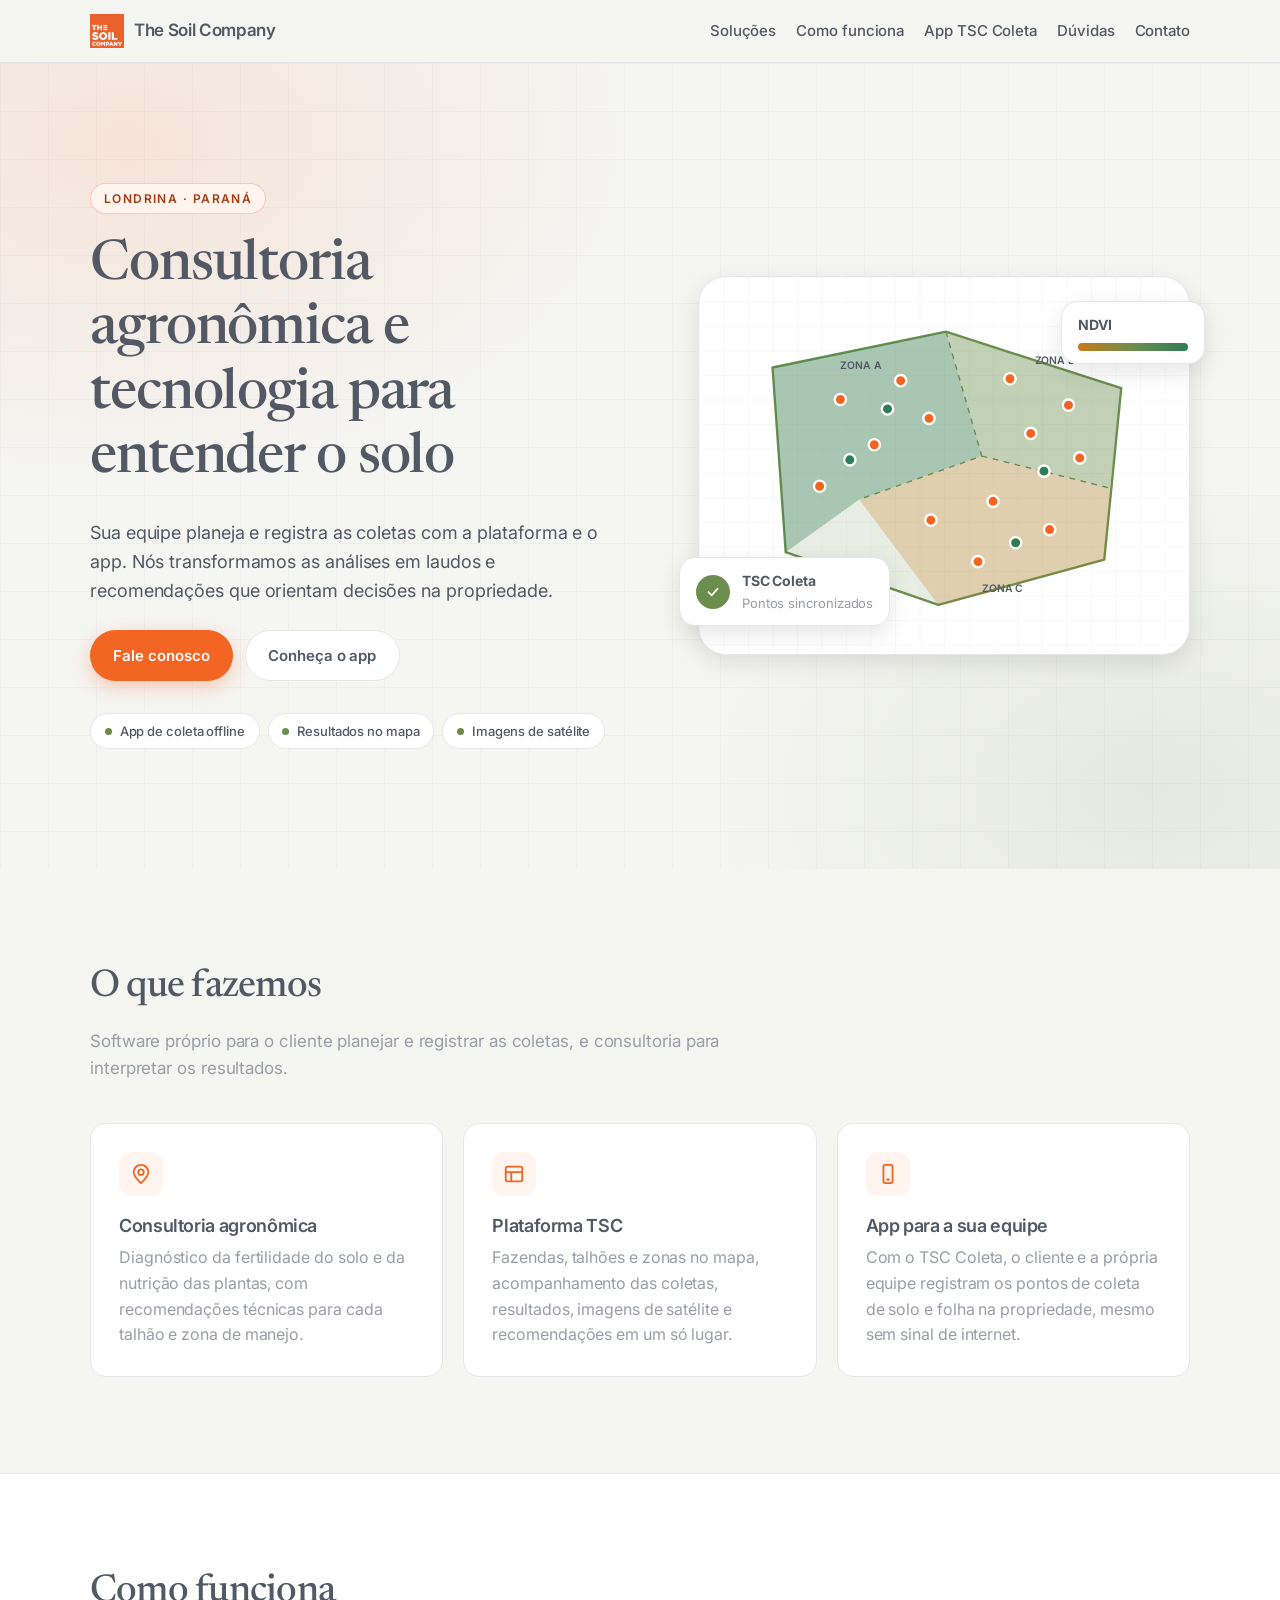
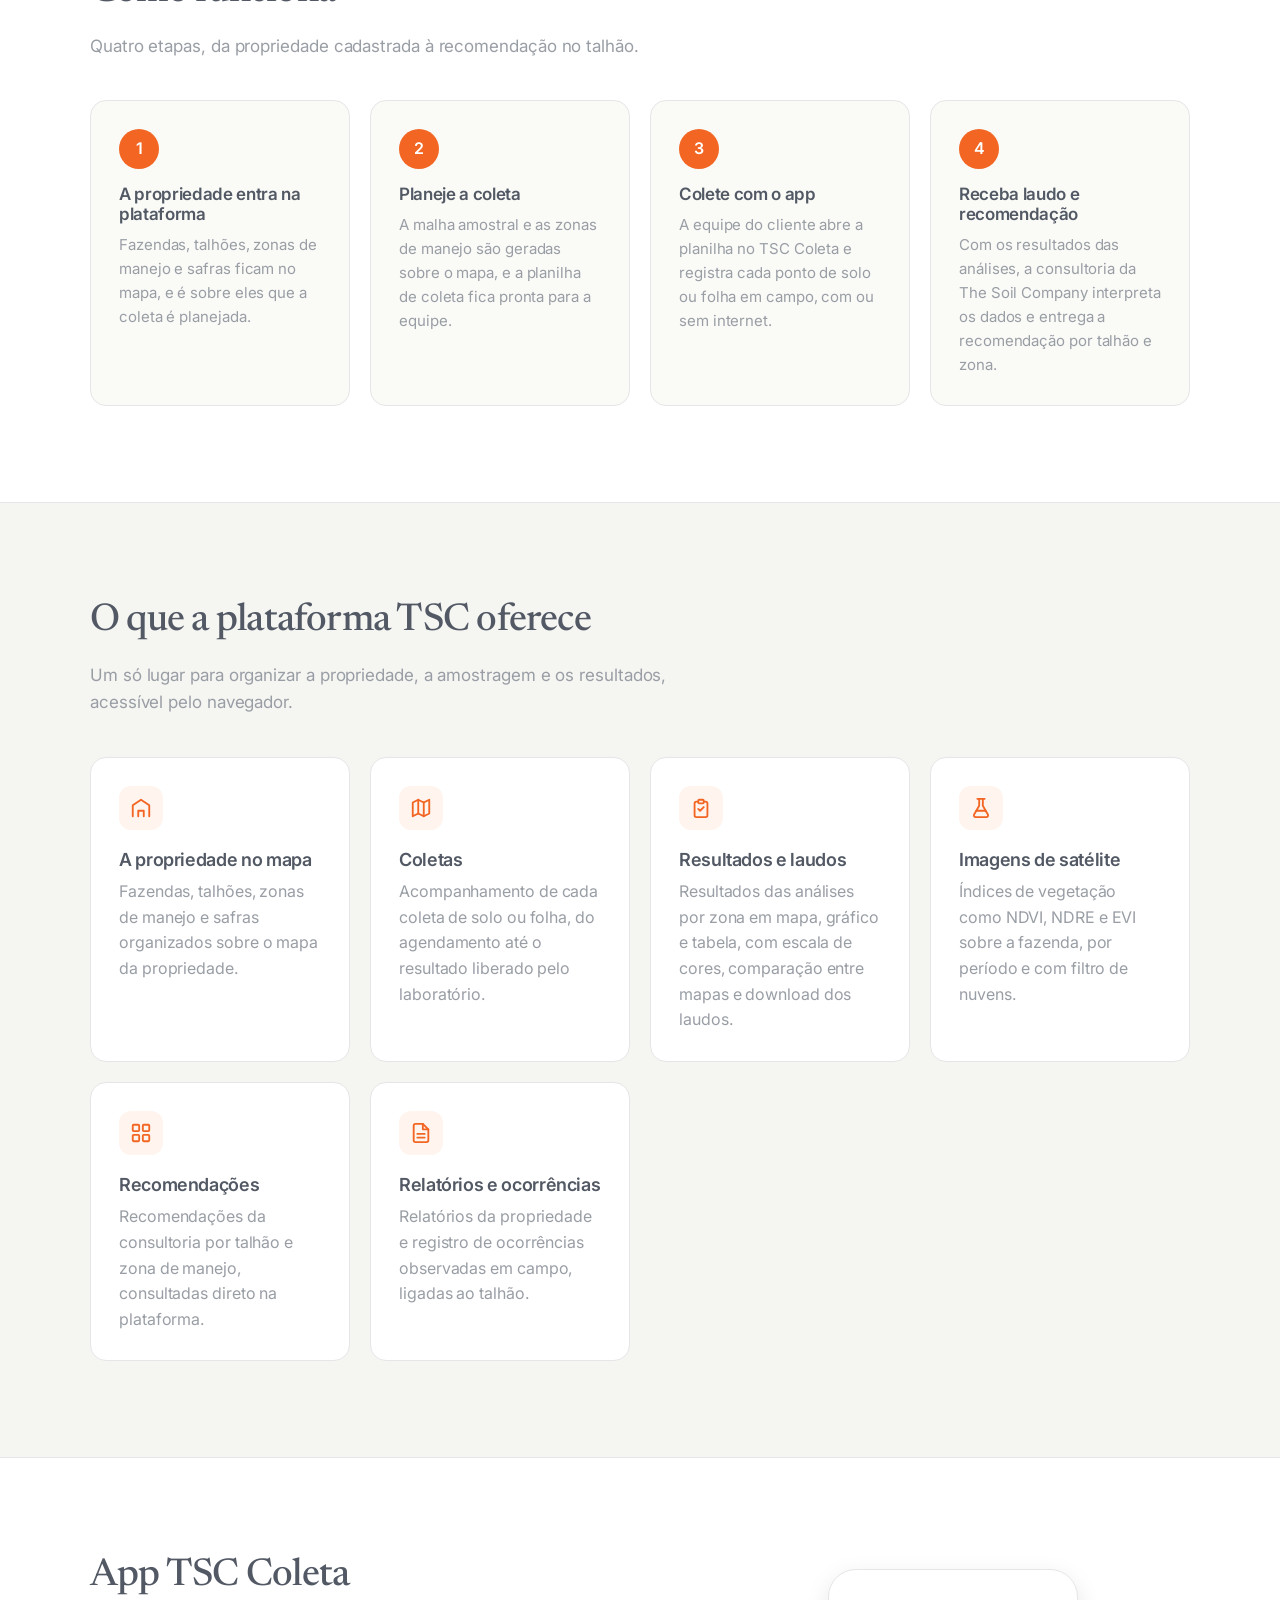
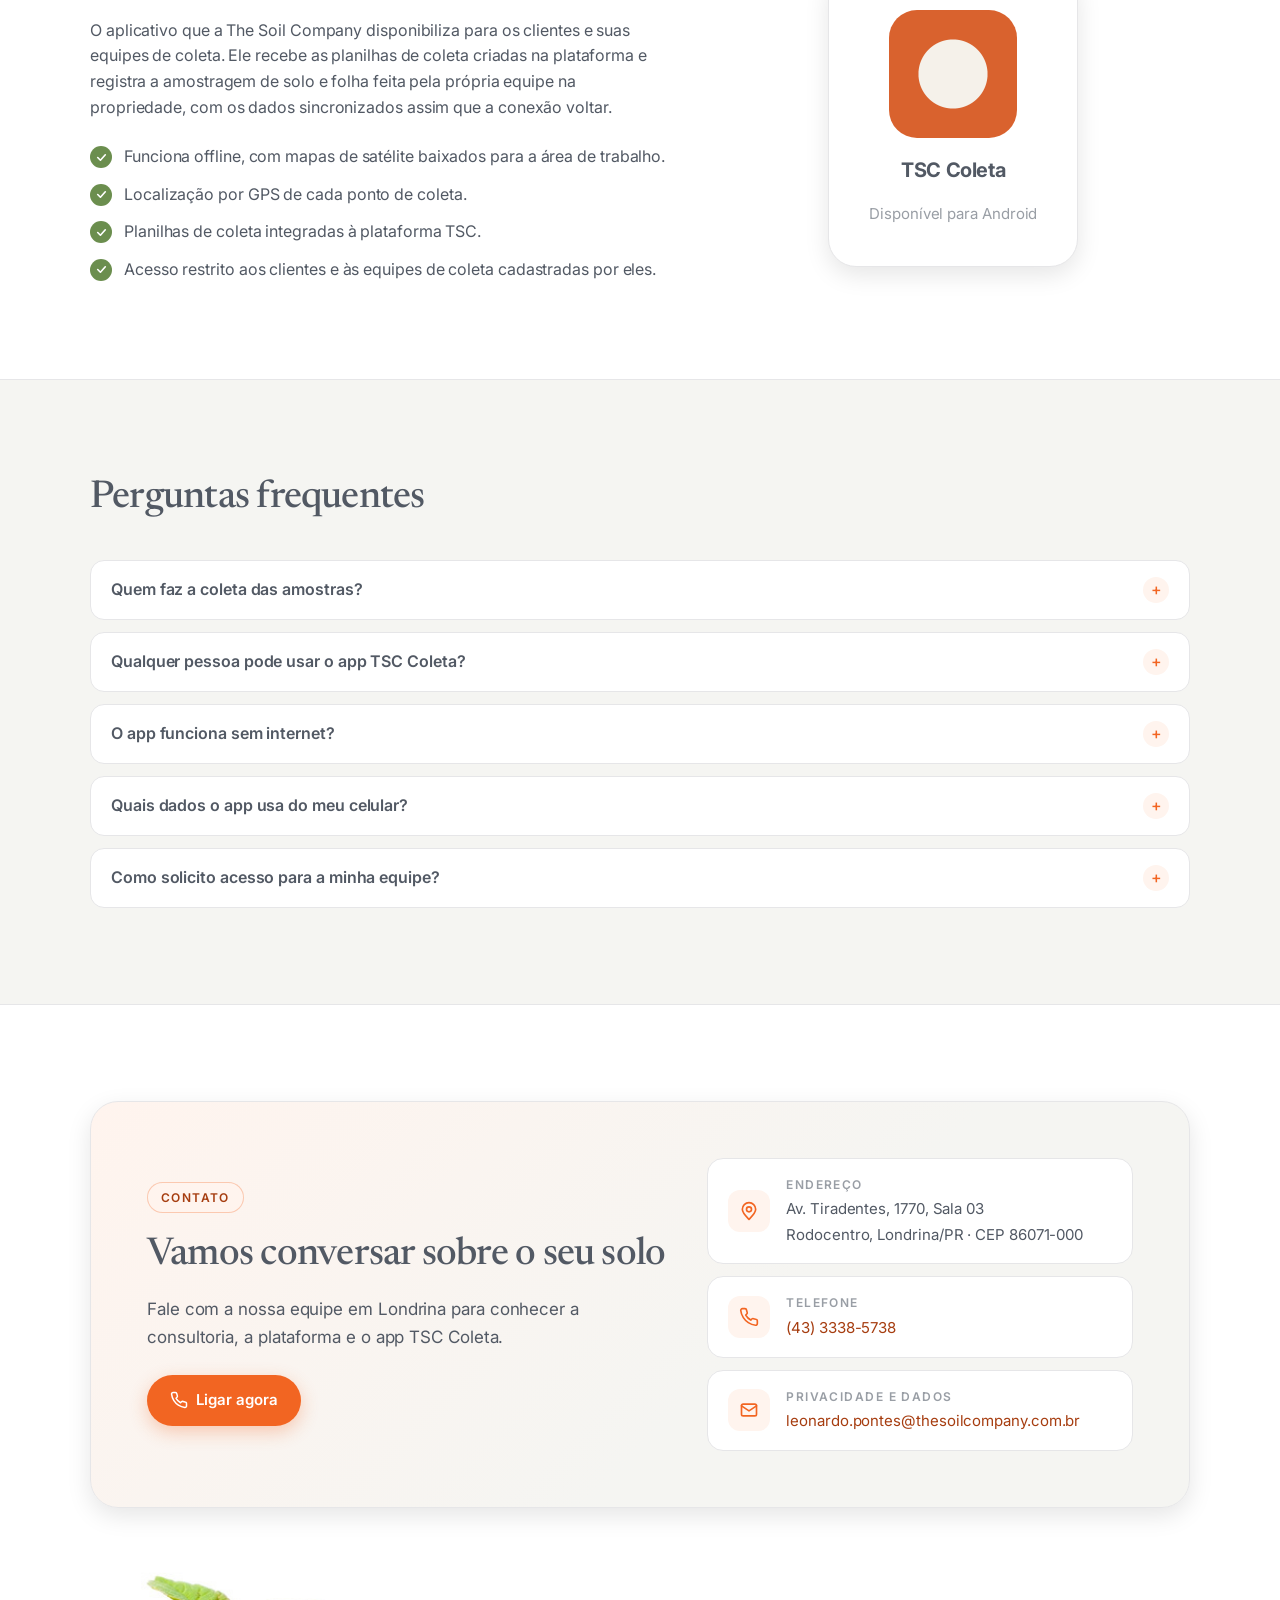
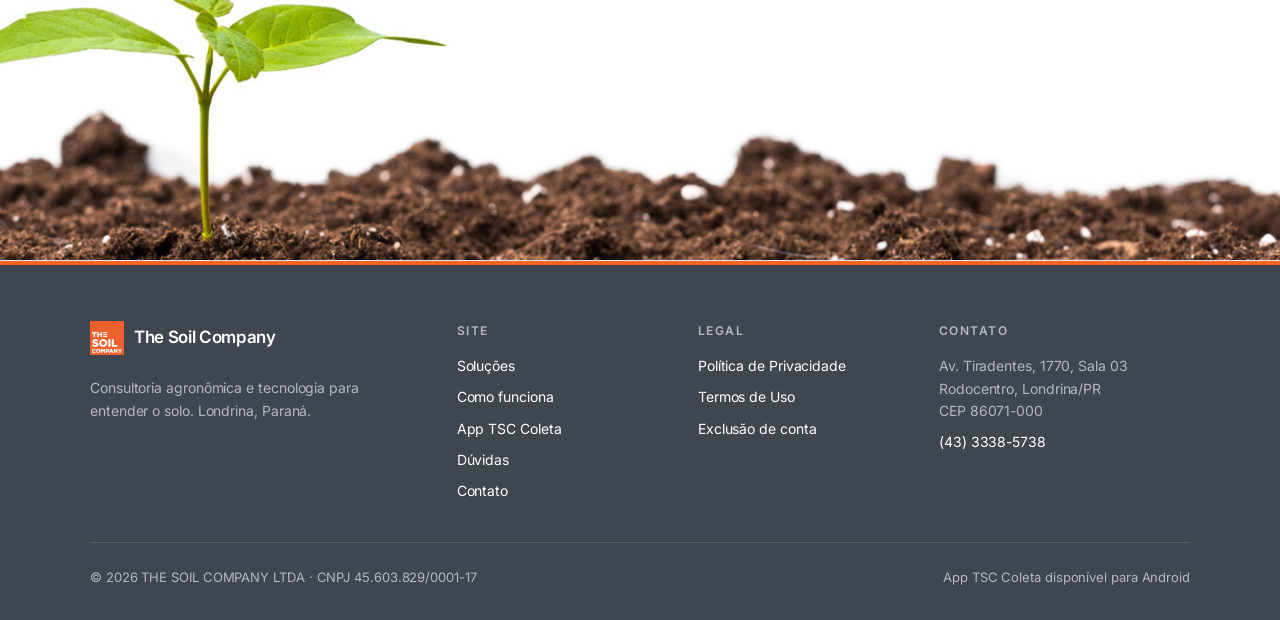
<file: index.html>
<!doctype html>
<html lang="pt-BR">
  <head>
    <meta charset="UTF-8" />
    <meta name="viewport" content="width=device-width, initial-scale=1.0" />
    <title>The Soil Company — Consultoria agronômica e tecnologia para o solo</title>
    <meta
      name="description"
      content="A The Soil Company une consultoria agronômica e software próprio para que produtores e suas equipes planejem e registrem coletas de solo e folha e recebam laudos e recomendações."
    />
    <link rel="icon" type="image/png" href="assets/logo.png" />
    <link rel="preconnect" href="https://fonts.googleapis.com" />
    <link rel="preconnect" href="https://fonts.gstatic.com" crossorigin />
    <link
      href="https://fonts.googleapis.com/css2?family=Inter:wght@400;500;600&family=Newsreader:wght@500&display=swap"
      rel="stylesheet"
    />
    <link rel="stylesheet" href="styles.css" />
  </head>
  <body>
    <header class="site-header">
      <div class="container">
        <a class="brand" href="index.html">
          <img src="assets/logo.png" alt="" />
          The Soil Company
        </a>
        <nav class="site-nav" aria-label="Principal">
          <a href="#solucoes">Soluções</a>
          <a href="#como-funciona">Como funciona</a>
          <a href="#app">App TSC Coleta</a>
          <a href="#faq">Dúvidas</a>
          <a href="#contato">Contato</a>
        </nav>
      </div>
    </header>

    <main>
      <section class="hero">
        <div class="container hero-grid">
          <div class="hero-copy">
            <span class="eyebrow">Londrina · Paraná</span>
            <h1>Consultoria agronômica e tecnologia para entender o solo</h1>
            <p>
              Sua equipe planeja e registra as coletas com a plataforma e o
              app. Nós transformamos as análises em laudos e recomendações que
              orientam decisões na propriedade.
            </p>
            <div class="actions actions-start">
              <a class="button button-primary" href="#contato">Fale conosco</a>
              <a class="button button-secondary" href="#app">Conheça o app</a>
            </div>
            <ul class="hero-chips" aria-label="Destaques">
              <li>App de coleta offline</li>
              <li>Resultados no mapa</li>
              <li>Imagens de satélite</li>
            </ul>
          </div>
          <div class="hero-visual" aria-hidden="true">
            <div class="hero-map">
              <svg viewBox="0 0 520 400" xmlns="http://www.w3.org/2000/svg">
                <defs>
                  <pattern id="hero-grid" width="26" height="26" patternUnits="userSpaceOnUse">
                    <path d="M26 0H0v26" fill="none" stroke="currentColor" stroke-width="1" opacity="0.08" />
                  </pattern>
                  <linearGradient id="ndvi" x1="0" x2="1">
                    <stop offset="0" stop-color="#c77a1a" />
                    <stop offset="0.5" stop-color="#6b8e4e" />
                    <stop offset="1" stop-color="#2f7d55" />
                  </linearGradient>
                </defs>
                <rect width="520" height="400" fill="url(#hero-grid)" />
                <path d="M78 96 L262 58 L448 118 L430 300 L254 348 L92 292 Z" fill="#6b8e4e" fill-opacity="0.16" stroke="#6b8e4e" stroke-width="2.5" stroke-linejoin="round" />
                <path d="M78 96 L262 58 L300 190 L170 236 L92 292 Z" fill="#2f7d55" fill-opacity="0.34" />
                <path d="M262 58 L448 118 L436 224 L300 190 Z" fill="#6b8e4e" fill-opacity="0.3" />
                <path d="M300 190 L436 224 L430 300 L254 348 L170 236 Z" fill="#c77a1a" fill-opacity="0.26" />
                <path d="M262 58 L300 190 L170 236 M300 190 L436 224" fill="none" stroke="#6b8e4e" stroke-width="1.5" stroke-dasharray="6 6" />
                <g fill="#f26522" stroke="#ffffff" stroke-width="2.5">
                  <circle cx="150" cy="130" r="6" /><circle cx="214" cy="110" r="6" /><circle cx="186" cy="178" r="6" /><circle cx="128" cy="222" r="6" /><circle cx="244" cy="150" r="6" />
                  <circle cx="330" cy="108" r="6" /><circle cx="392" cy="136" r="6" /><circle cx="352" cy="166" r="6" /><circle cx="404" cy="192" r="6" />
                  <circle cx="246" cy="258" r="6" /><circle cx="312" cy="238" r="6" /><circle cx="372" cy="268" r="6" /><circle cx="296" cy="302" r="6" />
                </g>
                <g fill="#2f7d55" stroke="#ffffff" stroke-width="2.5">
                  <circle cx="200" cy="140" r="6" /><circle cx="160" cy="194" r="6" /><circle cx="366" cy="206" r="6" /><circle cx="336" cy="282" r="6" />
                </g>
                <g font-family="Inter, sans-serif" font-size="11" font-weight="600" fill="#525964">
                  <text x="150" y="98">ZONA A</text>
                  <text x="356" y="92">ZONA B</text>
                  <text x="300" y="334">ZONA C</text>
                </g>
              </svg>
              <div class="hero-float hero-float-sync">
                <span class="hero-float-icon">
                  <svg viewBox="0 0 24 24" fill="none" stroke="currentColor" stroke-width="2.5" stroke-linecap="round" stroke-linejoin="round"><path d="M5 12l5 5L19 7" /></svg>
                </span>
                <div>
                  <strong>TSC Coleta</strong>
                  <span>Pontos sincronizados</span>
                </div>
              </div>
              <div class="hero-float hero-float-ndvi">
                <strong>NDVI</strong>
                <span class="hero-ndvi-bar"></span>
              </div>
            </div>
          </div>
        </div>
      </section>

      <section class="section" id="solucoes">
        <div class="container">
          <div class="section-head">
            <h2>O que fazemos</h2>
            <p>
              Software próprio para o cliente planejar e registrar as coletas,
              e consultoria para interpretar os resultados.
            </p>
          </div>
          <div class="grid">
            <article class="card">
              <span class="card-icon" aria-hidden="true">
                <svg viewBox="0 0 24 24" fill="none" stroke="currentColor" stroke-width="2" stroke-linecap="round" stroke-linejoin="round">
                  <path d="M12 22c4-4 8-7.6 8-12a8 8 0 1 0-16 0c0 4.4 4 8 8 12z" />
                  <circle cx="12" cy="10" r="3" />
                </svg>
              </span>
              <h3>Consultoria agronômica</h3>
              <p>
                Diagnóstico da fertilidade do solo e da nutrição das plantas,
                com recomendações técnicas para cada talhão e zona de manejo.
              </p>
            </article>
            <article class="card">
              <span class="card-icon" aria-hidden="true">
                <svg viewBox="0 0 24 24" fill="none" stroke="currentColor" stroke-width="2" stroke-linecap="round" stroke-linejoin="round">
                  <rect x="3" y="4" width="18" height="16" rx="2" />
                  <path d="M3 10h18M9 20V10" />
                </svg>
              </span>
              <h3>Plataforma TSC</h3>
              <p>
                Fazendas, talhões e zonas no mapa, acompanhamento das coletas,
                resultados, imagens de satélite e recomendações em um só
                lugar.
              </p>
            </article>
            <article class="card">
              <span class="card-icon" aria-hidden="true">
                <svg viewBox="0 0 24 24" fill="none" stroke="currentColor" stroke-width="2" stroke-linecap="round" stroke-linejoin="round">
                  <rect x="7" y="2" width="10" height="20" rx="2" />
                  <path d="M11 18h2" />
                </svg>
              </span>
              <h3>App para a sua equipe</h3>
              <p>
                Com o TSC Coleta, o cliente e a própria equipe registram os
                pontos de coleta de solo e folha na propriedade, mesmo sem
                sinal de internet.
              </p>
            </article>
          </div>
        </div>
      </section>

      <section class="section section-alt" id="como-funciona">
        <div class="container">
          <div class="section-head">
            <h2>Como funciona</h2>
            <p>
              Quatro etapas, da propriedade cadastrada à recomendação no
              talhão.
            </p>
          </div>
          <ol class="steps">
            <li>
              <span class="step-number">1</span>
              <h3>A propriedade entra na plataforma</h3>
              <p>
                Fazendas, talhões, zonas de manejo e safras ficam no mapa, e é
                sobre eles que a coleta é planejada.
              </p>
            </li>
            <li>
              <span class="step-number">2</span>
              <h3>Planeje a coleta</h3>
              <p>
                A malha amostral e as zonas de manejo são geradas sobre o
                mapa, e a planilha de coleta fica pronta para a equipe.
              </p>
            </li>
            <li>
              <span class="step-number">3</span>
              <h3>Colete com o app</h3>
              <p>
                A equipe do cliente abre a planilha no TSC Coleta e registra
                cada ponto de solo ou folha em campo, com ou sem internet.
              </p>
            </li>
            <li>
              <span class="step-number">4</span>
              <h3>Receba laudo e recomendação</h3>
              <p>
                Com os resultados das análises, a consultoria da The Soil
                Company interpreta os dados e entrega a recomendação por
                talhão e zona.
              </p>
            </li>
          </ol>
        </div>
      </section>

      <section class="section" id="plataforma">
        <div class="container">
          <div class="section-head">
            <h2>O que a plataforma TSC oferece</h2>
            <p>
              Um só lugar para organizar a propriedade, a amostragem e os
              resultados, acessível pelo navegador.
            </p>
          </div>
          <div class="grid">
            <article class="card">
              <span class="card-icon" aria-hidden="true">
                <svg viewBox="0 0 24 24" fill="none" stroke="currentColor" stroke-width="2" stroke-linecap="round" stroke-linejoin="round"><path d="M3 21V9l9-6 9 6v12" /><path d="M9 21v-6h6v6" /></svg>
              </span>
              <h3>A propriedade no mapa</h3>
              <p>
                Fazendas, talhões, zonas de manejo e safras organizados sobre
                o mapa da propriedade.
              </p>
            </article>
            <article class="card">
              <span class="card-icon" aria-hidden="true">
                <svg viewBox="0 0 24 24" fill="none" stroke="currentColor" stroke-width="2" stroke-linecap="round" stroke-linejoin="round"><path d="M3 6l6-3 6 3 6-3v15l-6 3-6-3-6 3z" /><path d="M9 3v15M15 6v15" /></svg>
              </span>
              <h3>Coletas</h3>
              <p>
                Acompanhamento de cada coleta de solo ou folha, do agendamento
                até o resultado liberado pelo laboratório.
              </p>
            </article>
            <article class="card">
              <span class="card-icon" aria-hidden="true">
                <svg viewBox="0 0 24 24" fill="none" stroke="currentColor" stroke-width="2" stroke-linecap="round" stroke-linejoin="round"><path d="M9 5H7a2 2 0 0 0-2 2v13a2 2 0 0 0 2 2h10a2 2 0 0 0 2-2V7a2 2 0 0 0-2-2h-2" /><rect x="9" y="3" width="6" height="4" rx="1" /><path d="M9 13l2 2 4-4" /></svg>
              </span>
              <h3>Resultados e laudos</h3>
              <p>
                Resultados das análises por zona em mapa, gráfico e tabela,
                com escala de cores, comparação entre mapas e download dos
                laudos.
              </p>
            </article>
            <article class="card">
              <span class="card-icon" aria-hidden="true">
                <svg viewBox="0 0 24 24" fill="none" stroke="currentColor" stroke-width="2" stroke-linecap="round" stroke-linejoin="round"><path d="M10 2v7.5L4.5 19a2 2 0 0 0 1.7 3h11.6a2 2 0 0 0 1.7-3L14 9.5V2" /><path d="M8 2h8M7 15h10" /></svg>
              </span>
              <h3>Imagens de satélite</h3>
              <p>
                Índices de vegetação como NDVI, NDRE e EVI sobre a fazenda,
                por período e com filtro de nuvens.
              </p>
            </article>
            <article class="card">
              <span class="card-icon" aria-hidden="true">
                <svg viewBox="0 0 24 24" fill="none" stroke="currentColor" stroke-width="2" stroke-linecap="round" stroke-linejoin="round"><rect x="3" y="3" width="7" height="7" rx="1" /><rect x="14" y="3" width="7" height="7" rx="1" /><rect x="3" y="14" width="7" height="7" rx="1" /><rect x="14" y="14" width="7" height="7" rx="1" /></svg>
              </span>
              <h3>Recomendações</h3>
              <p>
                Recomendações da consultoria por talhão e zona de manejo,
                consultadas direto na plataforma.
              </p>
            </article>
            <article class="card">
              <span class="card-icon" aria-hidden="true">
                <svg viewBox="0 0 24 24" fill="none" stroke="currentColor" stroke-width="2" stroke-linecap="round" stroke-linejoin="round"><path d="M14 2H6a2 2 0 0 0-2 2v16a2 2 0 0 0 2 2h12a2 2 0 0 0 2-2V8z" /><path d="M14 2v6h6M8 13h8M8 17h8" /></svg>
              </span>
              <h3>Relatórios e ocorrências</h3>
              <p>
                Relatórios da propriedade e registro de ocorrências observadas
                em campo, ligadas ao talhão.
              </p>
            </article>
          </div>
        </div>
      </section>

      <section class="section section-alt" id="app">
        <div class="container split">
          <div>
            <h2>App TSC Coleta</h2>
            <p>
              O aplicativo que a The Soil Company disponibiliza para os clientes
              e suas equipes de coleta. Ele recebe as planilhas de coleta
              criadas na plataforma e registra a amostragem de solo e folha
              feita pela própria equipe na propriedade, com os dados
              sincronizados assim que a conexão voltar.
            </p>
            <ul class="checklist">
              <li>
                <span class="check" aria-hidden="true">
                  <svg viewBox="0 0 24 24" fill="none" stroke="currentColor" stroke-width="3" stroke-linecap="round" stroke-linejoin="round"><path d="M5 12l5 5L19 7" /></svg>
                </span>
                <span>Funciona offline, com mapas de satélite baixados para a área de trabalho.</span>
              </li>
              <li>
                <span class="check" aria-hidden="true">
                  <svg viewBox="0 0 24 24" fill="none" stroke="currentColor" stroke-width="3" stroke-linecap="round" stroke-linejoin="round"><path d="M5 12l5 5L19 7" /></svg>
                </span>
                <span>Localização por GPS de cada ponto de coleta.</span>
              </li>
              <li>
                <span class="check" aria-hidden="true">
                  <svg viewBox="0 0 24 24" fill="none" stroke="currentColor" stroke-width="3" stroke-linecap="round" stroke-linejoin="round"><path d="M5 12l5 5L19 7" /></svg>
                </span>
                <span>Planilhas de coleta integradas à plataforma TSC.</span>
              </li>
              <li>
                <span class="check" aria-hidden="true">
                  <svg viewBox="0 0 24 24" fill="none" stroke="currentColor" stroke-width="3" stroke-linecap="round" stroke-linejoin="round"><path d="M5 12l5 5L19 7" /></svg>
                </span>
                <span>Acesso restrito aos clientes e às equipes de coleta cadastradas por eles.</span>
              </li>
            </ul>
          </div>
          <div class="app-visual">
            <div class="app-badge">
              <img src="assets/app-icon.png" alt="Ícone do app TSC Coleta" />
              <strong>TSC Coleta</strong>
              <span>Disponível para Android</span>
            </div>
          </div>
        </div>
      </section>

      <section class="section" id="faq">
        <div class="container">
          <div class="section-head">
            <h2>Perguntas frequentes</h2>
          </div>
          <div class="faq">
            <details>
              <summary>Quem faz a coleta das amostras?</summary>
              <p>
                O próprio cliente e a sua equipe de campo, usando o app TSC
                Coleta. A The Soil Company fornece o app, a plataforma e a
                consultoria para interpretar os resultados; não realiza a
                coleta na propriedade.
              </p>
            </details>
            <details>
              <summary>Qualquer pessoa pode usar o app TSC Coleta?</summary>
              <p>
                O app pode ser instalado livremente, mas o acesso depende de
                credenciais fornecidas pela The Soil Company aos clientes e
                às equipes cadastradas por eles. Não há cadastro aberto.
              </p>
            </details>
            <details>
              <summary>O app funciona sem internet?</summary>
              <p>
                Sim. As planilhas de coleta e os mapas de satélite da área
                ficam salvos no aparelho, e os pontos registrados são
                sincronizados com a plataforma quando a conexão voltar.
              </p>
            </details>
            <details>
              <summary>Quais dados o app usa do meu celular?</summary>
              <p>
                Localização, para marcar as coordenadas de cada ponto de
                coleta; câmera e galeria, quando a coleta pede foto; e
                armazenamento local, para trabalhar offline. Os detalhes
                estão nos <a href="termos.html">Termos de Uso</a> e na
                <a href="privacidade.html">Política de Privacidade</a>.
              </p>
            </details>
            <details>
              <summary>Como solicito acesso para a minha equipe?</summary>
              <p>
                Entre em contato pelos canais abaixo. Após a contratação, os
                usuários da equipe são cadastrados na plataforma e recebem as
                credenciais para o app.
              </p>
            </details>
          </div>
        </div>
      </section>

      <section class="section section-alt contact-section" id="contato">
        <div class="container">
          <div class="contact-panel">
            <div class="contact-intro">
              <span class="eyebrow">Contato</span>
              <h2>Vamos conversar sobre o seu solo</h2>
              <p>
                Fale com a nossa equipe em Londrina para conhecer a
                consultoria, a plataforma e o app TSC Coleta.
              </p>
              <div class="actions actions-start">
                <a class="button button-primary" href="tel:+554333385738">
                  <svg viewBox="0 0 24 24" fill="none" stroke="currentColor" stroke-width="2" stroke-linecap="round" stroke-linejoin="round" aria-hidden="true"><path d="M22 16.9v3a2 2 0 0 1-2.2 2 19.8 19.8 0 0 1-8.6-3.1 19.5 19.5 0 0 1-6-6A19.8 19.8 0 0 1 2.1 4.2 2 2 0 0 1 4.1 2h3a2 2 0 0 1 2 1.7c.1.9.4 1.8.7 2.6a2 2 0 0 1-.5 2.1L8.1 9.7a16 16 0 0 0 6 6l1.3-1.3a2 2 0 0 1 2.1-.4c.8.3 1.7.5 2.6.7A2 2 0 0 1 22 16.9z" /></svg>
                  Ligar agora
                </a>
              </div>
            </div>
            <ul class="contact-list">
              <li>
                <span class="contact-icon" aria-hidden="true">
                  <svg viewBox="0 0 24 24" fill="none" stroke="currentColor" stroke-width="2" stroke-linecap="round" stroke-linejoin="round"><path d="M12 22c4-4 8-7.6 8-12a8 8 0 1 0-16 0c0 4.4 4 8 8 12z" /><circle cx="12" cy="10" r="3" /></svg>
                </span>
                <div>
                  <strong>Endereço</strong>
                  <span>Av. Tiradentes, 1770, Sala 03<br />Rodocentro, Londrina/PR · CEP 86071-000</span>
                </div>
              </li>
              <li>
                <span class="contact-icon" aria-hidden="true">
                  <svg viewBox="0 0 24 24" fill="none" stroke="currentColor" stroke-width="2" stroke-linecap="round" stroke-linejoin="round"><path d="M22 16.9v3a2 2 0 0 1-2.2 2 19.8 19.8 0 0 1-8.6-3.1 19.5 19.5 0 0 1-6-6A19.8 19.8 0 0 1 2.1 4.2 2 2 0 0 1 4.1 2h3a2 2 0 0 1 2 1.7c.1.9.4 1.8.7 2.6a2 2 0 0 1-.5 2.1L8.1 9.7a16 16 0 0 0 6 6l1.3-1.3a2 2 0 0 1 2.1-.4c.8.3 1.7.5 2.6.7A2 2 0 0 1 22 16.9z" /></svg>
                </span>
                <div>
                  <strong>Telefone</strong>
                  <span><a href="tel:+554333385738">(43) 3338-5738</a></span>
                </div>
              </li>
              <li>
                <span class="contact-icon" aria-hidden="true">
                  <svg viewBox="0 0 24 24" fill="none" stroke="currentColor" stroke-width="2" stroke-linecap="round" stroke-linejoin="round"><rect x="3" y="5" width="18" height="14" rx="2" /><path d="m3 7 9 6 9-6" /></svg>
                </span>
                <div>
                  <strong>Privacidade e dados</strong>
                  <span><a href="mailto:leonardo.pontes@thesoilcompany.com.br">leonardo.pontes@thesoilcompany.com.br</a></span>
                </div>
              </li>
            </ul>
          </div>
        </div>
      </section>
    </main>

    <footer class="site-footer">
      <div class="container footer-grid">
        <div class="footer-brand">
          <a class="brand" href="index.html">
            <img src="assets/logo.png" alt="" />
            The Soil Company
          </a>
          <p>
            Consultoria agronômica e tecnologia para entender o solo.
            Londrina, Paraná.
          </p>
        </div>
        <nav class="footer-col" aria-label="Site">
          <h4>Site</h4>
          <a href="index.html#solucoes">Soluções</a>
          <a href="index.html#como-funciona">Como funciona</a>
          <a href="index.html#app">App TSC Coleta</a>
          <a href="index.html#faq">Dúvidas</a>
          <a href="index.html#contato">Contato</a>
        </nav>
        <nav class="footer-col" aria-label="Legal">
          <h4>Legal</h4>
          <a href="privacidade.html">Política de Privacidade</a>
          <a href="termos.html">Termos de Uso</a>
          <a href="exclusao-de-conta.html">Exclusão de conta</a>
        </nav>
        <div class="footer-col">
          <h4>Contato</h4>
          <p>Av. Tiradentes, 1770, Sala 03<br />Rodocentro, Londrina/PR<br />CEP 86071-000</p>
          <a href="tel:+554333385738">(43) 3338-5738</a>
        </div>
      </div>
      <div class="container footer-bottom">
        <span>© 2026 THE SOIL COMPANY LTDA · CNPJ 45.603.829/0001-17</span>
        <span>App TSC Coleta disponível para Android</span>
      </div>
    </footer>
  </body>
</html>
</file>
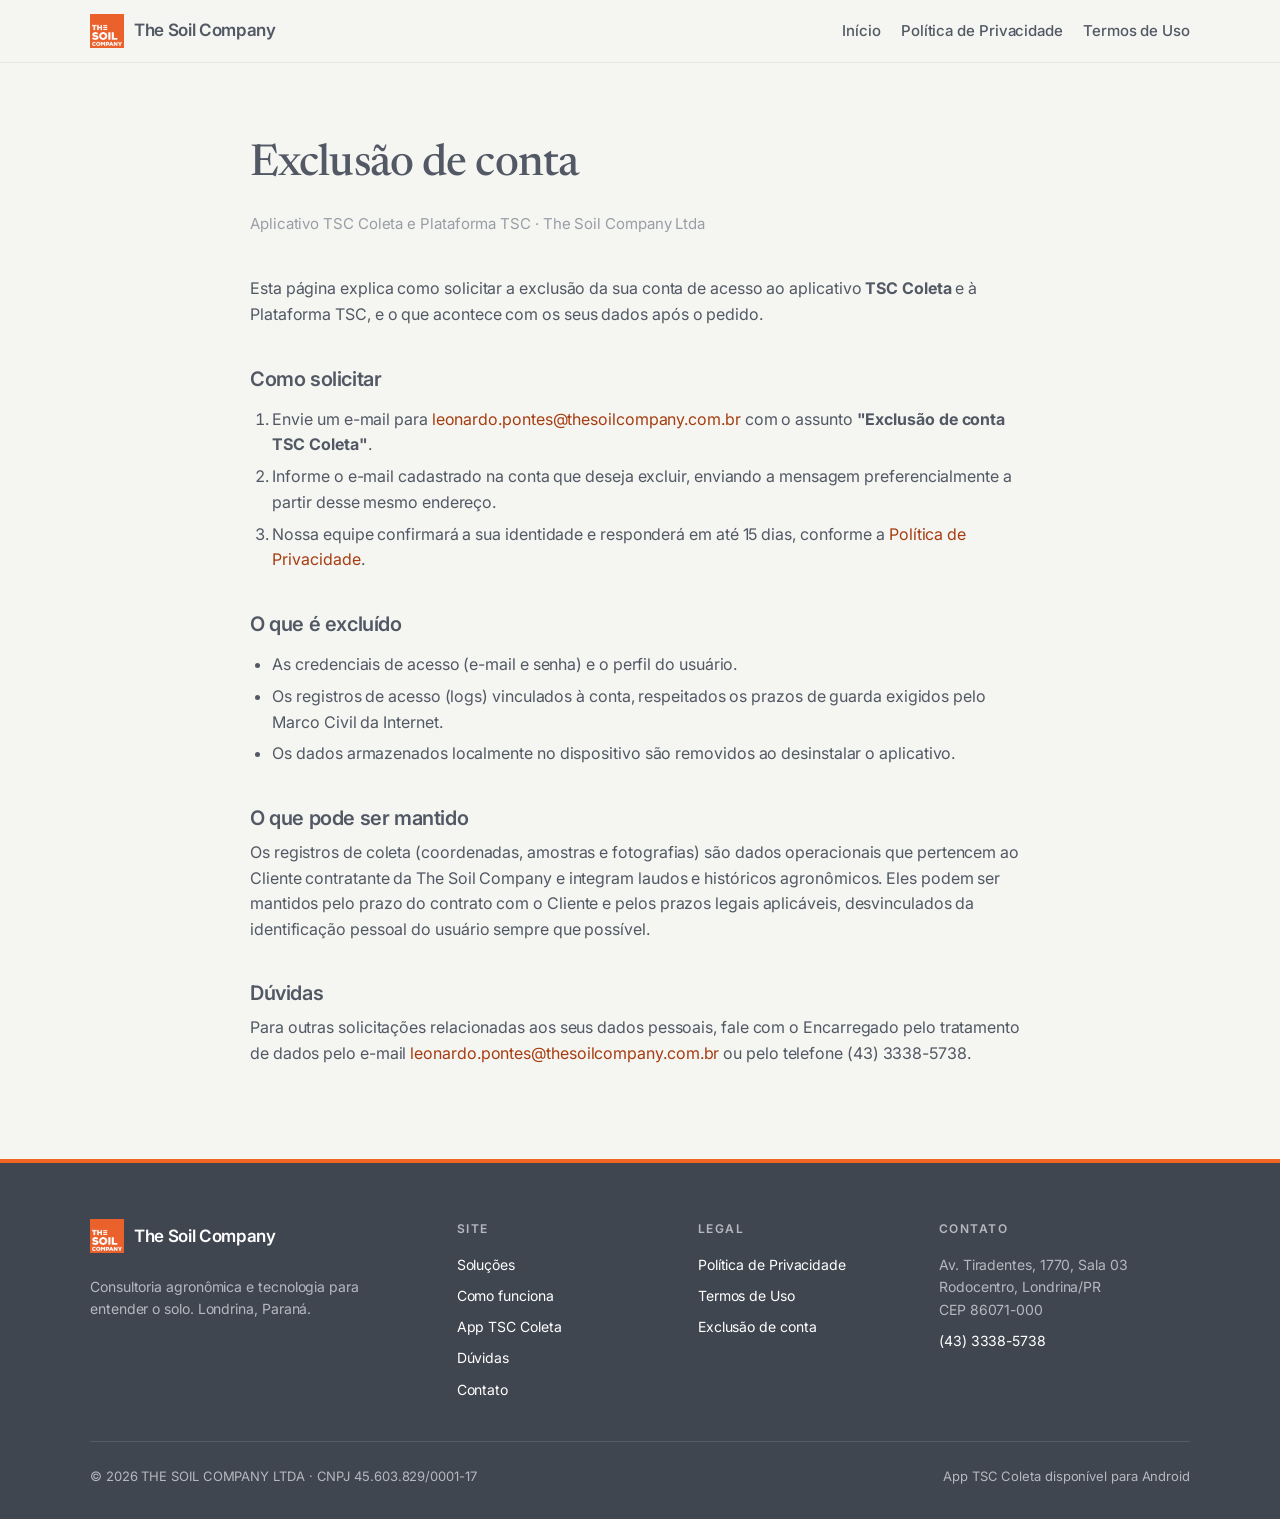
<file: exclusao-de-conta.html>
<!doctype html>
<html lang="pt-BR">
  <head>
    <meta charset="UTF-8" />
    <meta name="viewport" content="width=device-width, initial-scale=1.0" />
    <title>Exclusão de conta — TSC Coleta · The Soil Company</title>
    <meta
      name="description"
      content="Como solicitar a exclusão da sua conta e dos seus dados no aplicativo TSC Coleta e na plataforma TSC."
    />
    <link rel="icon" type="image/png" href="assets/logo.png" />
    <link rel="preconnect" href="https://fonts.googleapis.com" />
    <link rel="preconnect" href="https://fonts.gstatic.com" crossorigin />
    <link
      href="https://fonts.googleapis.com/css2?family=Inter:wght@400;500;600&family=Newsreader:wght@500&display=swap"
      rel="stylesheet"
    />
    <link rel="stylesheet" href="styles.css" />
  </head>
  <body>
    <header class="site-header">
      <div class="container">
        <a class="brand" href="index.html">
          <img src="assets/logo.png" alt="" />
          The Soil Company
        </a>
        <nav class="site-nav" aria-label="Principal">
          <a href="index.html">Início</a>
          <a href="privacidade.html">Política de Privacidade</a>
          <a href="termos.html">Termos de Uso</a>
        </nav>
      </div>
    </header>

    <main class="legal">
      <div class="container">
        <h1>Exclusão de conta</h1>
        <p class="legal-meta">Aplicativo TSC Coleta e Plataforma TSC · The Soil Company Ltda</p>

        <p>
          Esta página explica como solicitar a exclusão da sua conta de acesso
          ao aplicativo <strong>TSC Coleta</strong> e à Plataforma TSC, e o que
          acontece com os seus dados após o pedido.
        </p>

        <h2>Como solicitar</h2>
        <ol>
          <li>
            Envie um e-mail para
            <a href="mailto:leonardo.pontes@thesoilcompany.com.br?subject=Exclus%C3%A3o%20de%20conta%20TSC%20Coleta">leonardo.pontes@thesoilcompany.com.br</a>
            com o assunto <strong>"Exclusão de conta TSC Coleta"</strong>.
          </li>
          <li>Informe o e-mail cadastrado na conta que deseja excluir, enviando a mensagem preferencialmente a partir desse mesmo endereço.</li>
          <li>Nossa equipe confirmará a sua identidade e responderá em até 15 dias, conforme a <a href="privacidade.html">Política de Privacidade</a>.</li>
        </ol>

        <h2>O que é excluído</h2>
        <ul>
          <li>As credenciais de acesso (e-mail e senha) e o perfil do usuário.</li>
          <li>Os registros de acesso (logs) vinculados à conta, respeitados os prazos de guarda exigidos pelo Marco Civil da Internet.</li>
          <li>Os dados armazenados localmente no dispositivo são removidos ao desinstalar o aplicativo.</li>
        </ul>

        <h2>O que pode ser mantido</h2>
        <p>
          Os registros de coleta (coordenadas, amostras e fotografias) são
          dados operacionais que pertencem ao Cliente contratante da The Soil
          Company e integram laudos e históricos agronômicos. Eles podem ser
          mantidos pelo prazo do contrato com o Cliente e pelos prazos legais
          aplicáveis, desvinculados da identificação pessoal do usuário sempre
          que possível.
        </p>

        <h2>Dúvidas</h2>
        <p>
          Para outras solicitações relacionadas aos seus dados pessoais, fale
          com o Encarregado pelo tratamento de dados pelo e-mail
          <a href="mailto:leonardo.pontes@thesoilcompany.com.br">leonardo.pontes@thesoilcompany.com.br</a>
          ou pelo telefone (43) 3338-5738.
        </p>
      </div>
    </main>

    <footer class="site-footer">
      <div class="container footer-grid">
        <div class="footer-brand">
          <a class="brand" href="index.html">
            <img src="assets/logo.png" alt="" />
            The Soil Company
          </a>
          <p>
            Consultoria agronômica e tecnologia para entender o solo.
            Londrina, Paraná.
          </p>
        </div>
        <nav class="footer-col" aria-label="Site">
          <h4>Site</h4>
          <a href="index.html#solucoes">Soluções</a>
          <a href="index.html#como-funciona">Como funciona</a>
          <a href="index.html#app">App TSC Coleta</a>
          <a href="index.html#faq">Dúvidas</a>
          <a href="index.html#contato">Contato</a>
        </nav>
        <nav class="footer-col" aria-label="Legal">
          <h4>Legal</h4>
          <a href="privacidade.html">Política de Privacidade</a>
          <a href="termos.html">Termos de Uso</a>
          <a href="exclusao-de-conta.html">Exclusão de conta</a>
        </nav>
        <div class="footer-col">
          <h4>Contato</h4>
          <p>Av. Tiradentes, 1770, Sala 03<br />Rodocentro, Londrina/PR<br />CEP 86071-000</p>
          <a href="tel:+554333385738">(43) 3338-5738</a>
        </div>
      </div>
      <div class="container footer-bottom">
        <span>© 2026 THE SOIL COMPANY LTDA · CNPJ 45.603.829/0001-17</span>
        <span>App TSC Coleta disponível para Android</span>
      </div>
    </footer>
  </body>
</html>
</file>
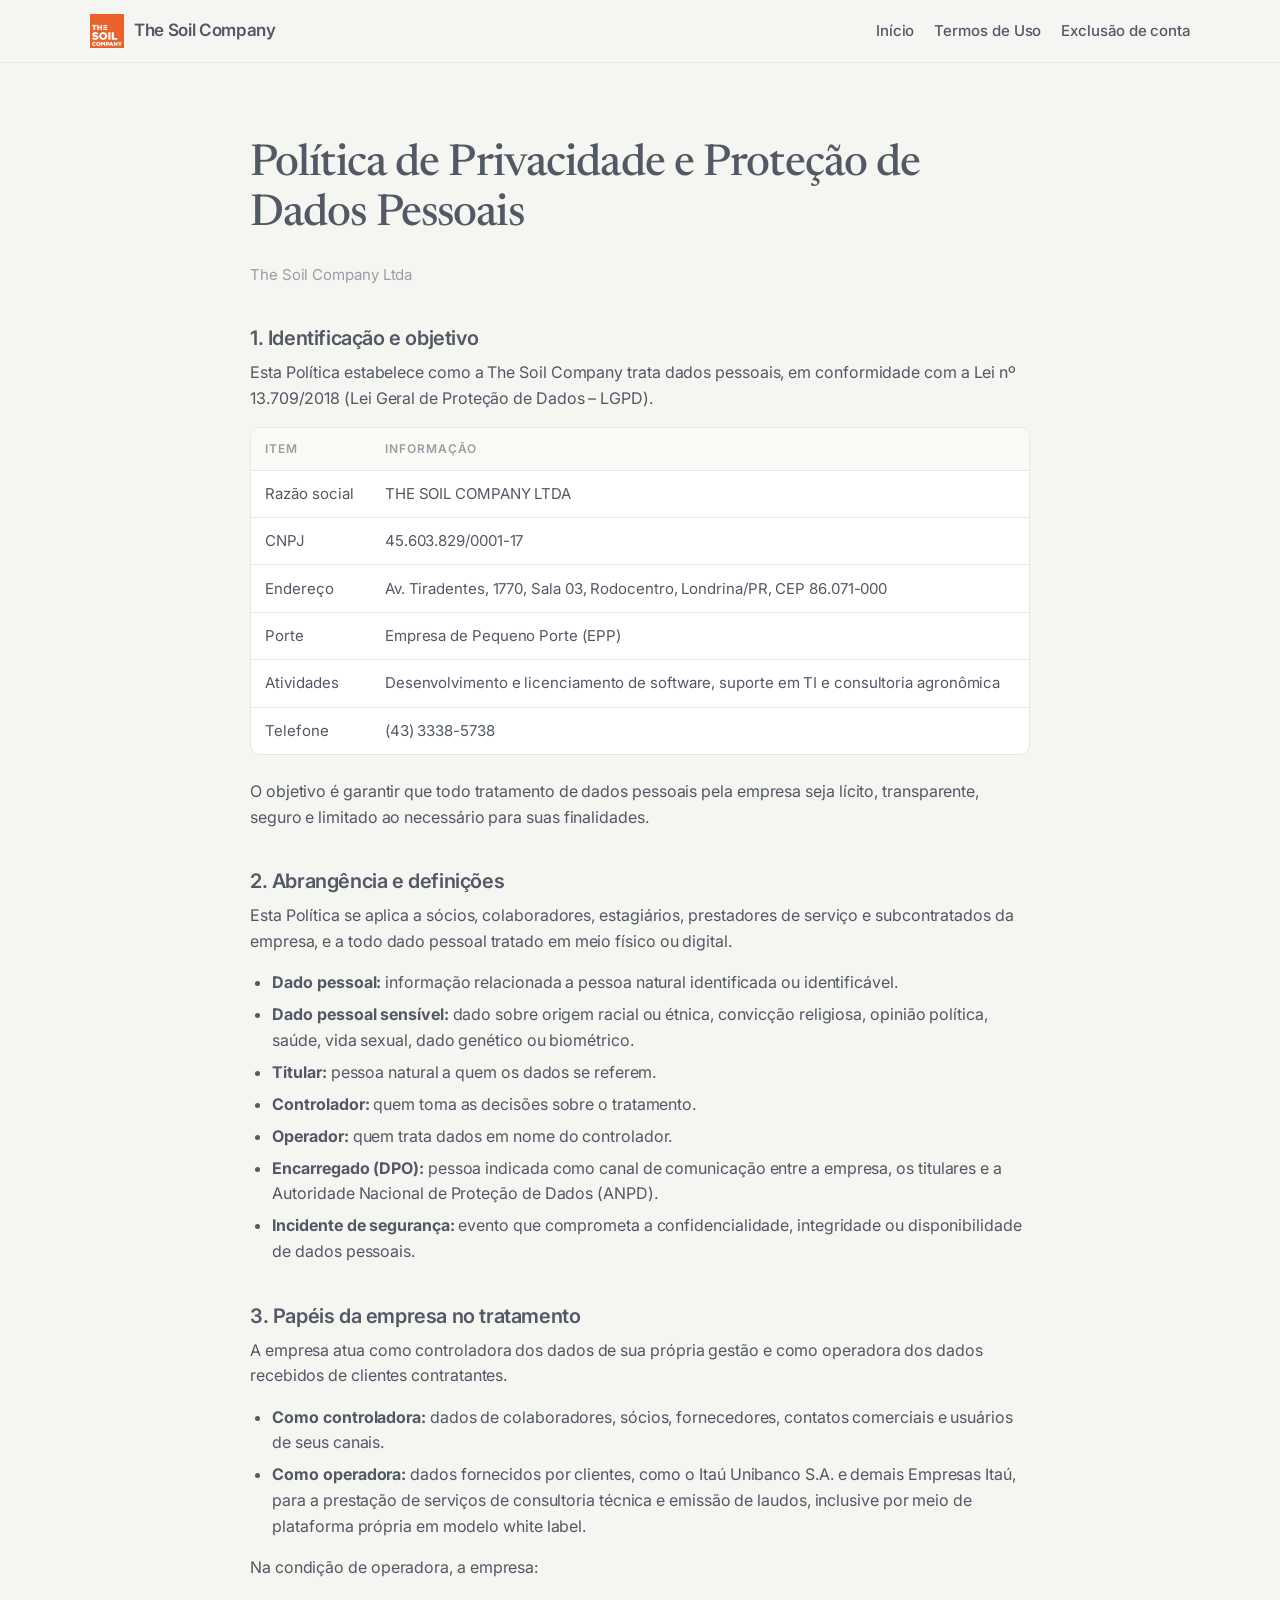
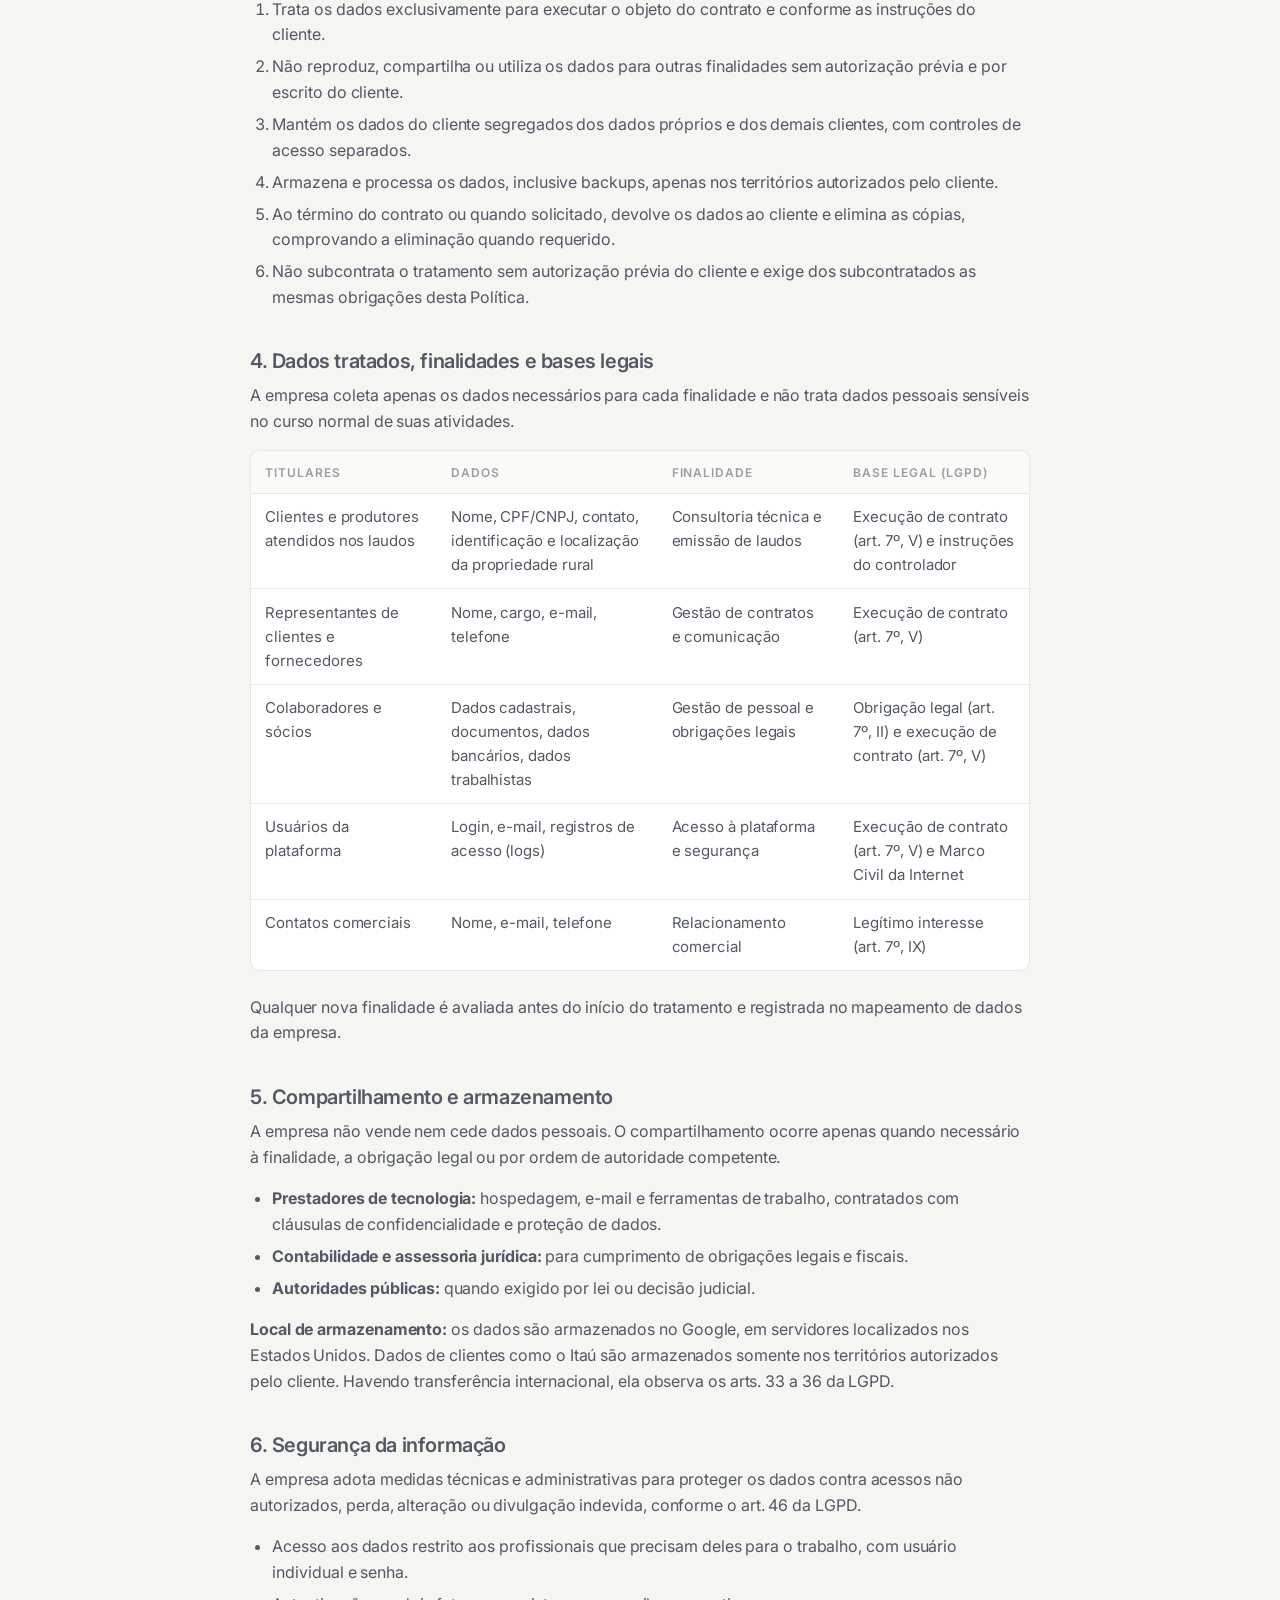
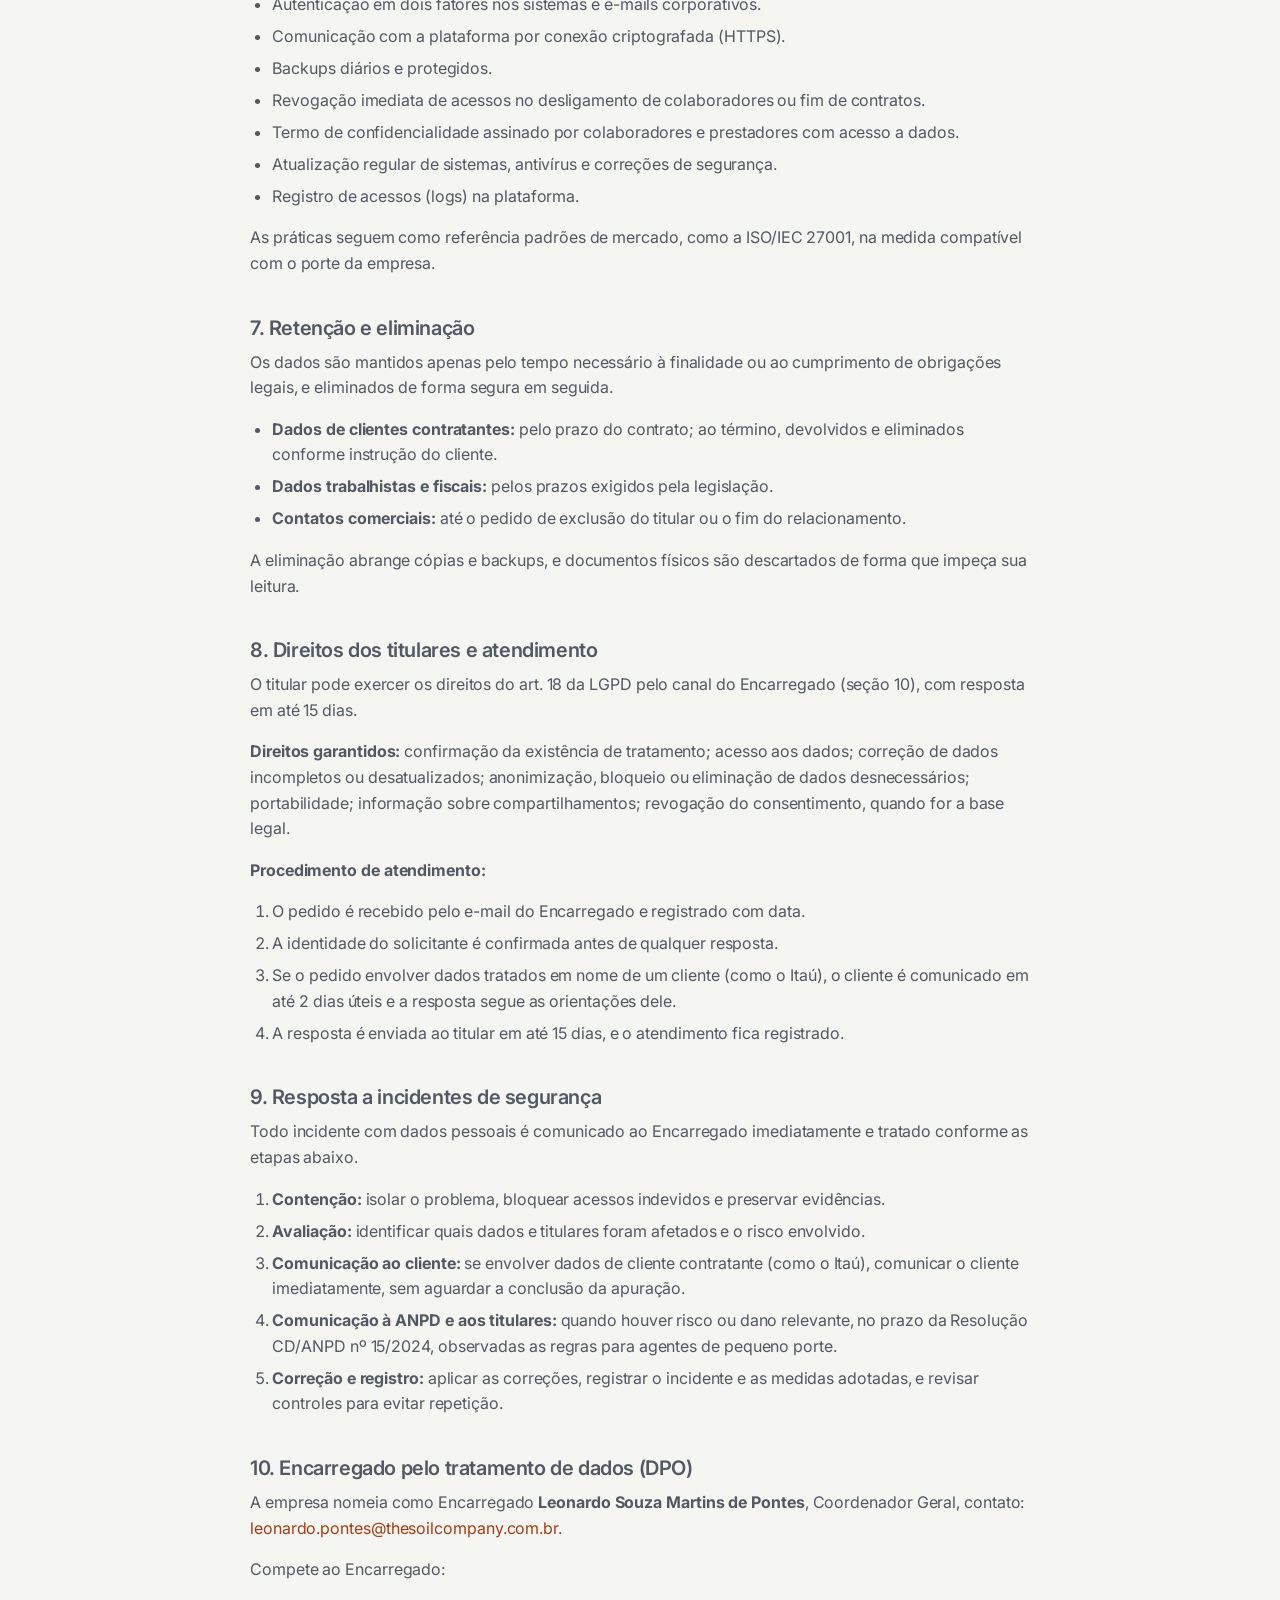
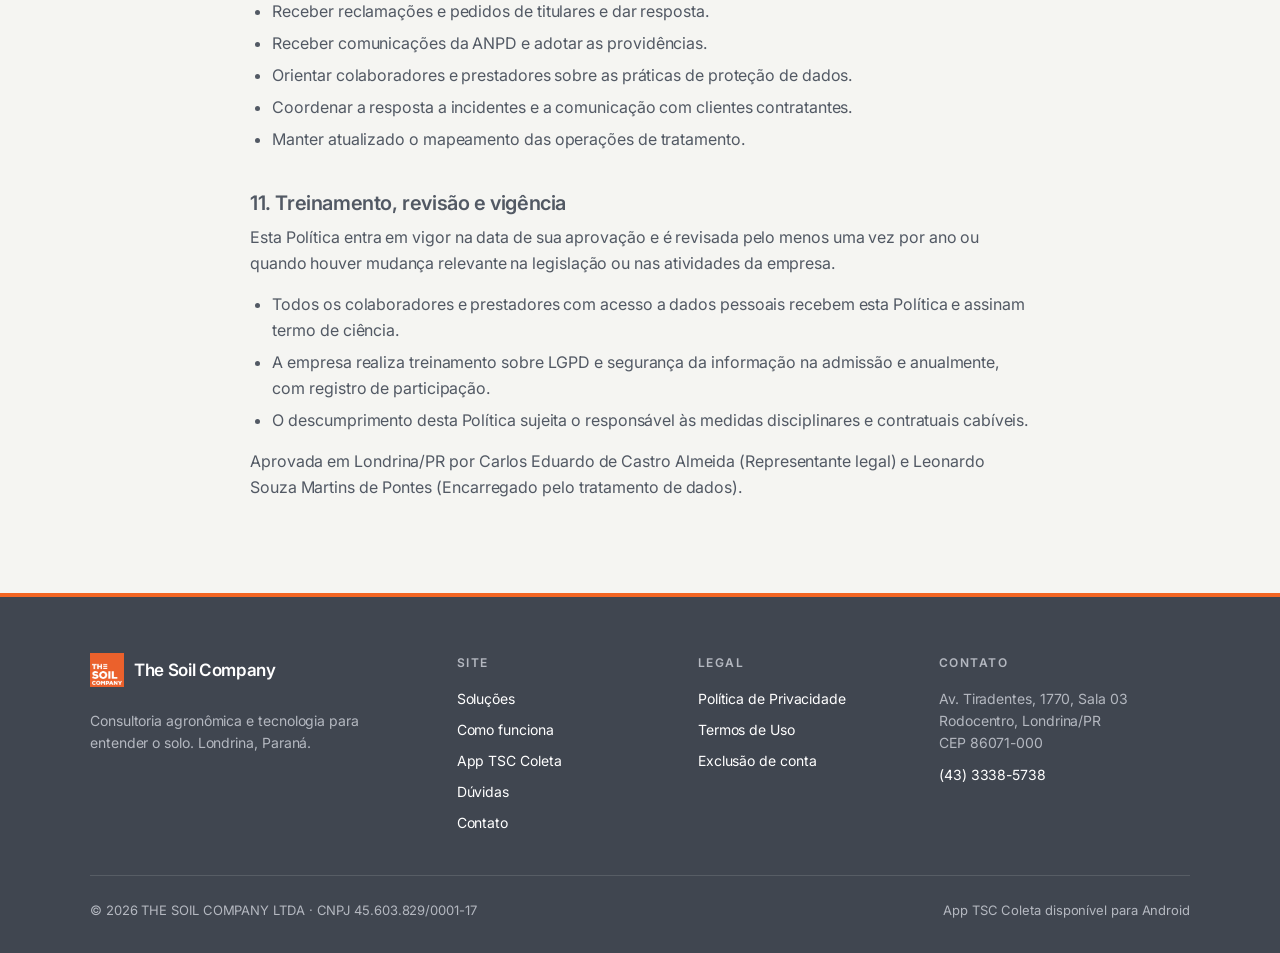
<file: privacidade.html>
<!doctype html>
<html lang="pt-BR">
  <head>
    <meta charset="UTF-8" />
    <meta name="viewport" content="width=device-width, initial-scale=1.0" />
    <title>Política de Privacidade — The Soil Company</title>
    <meta
      name="description"
      content="Política de Privacidade e Proteção de Dados Pessoais da The Soil Company, em conformidade com a LGPD."
    />
    <link rel="icon" type="image/png" href="assets/logo.png" />
    <link rel="preconnect" href="https://fonts.googleapis.com" />
    <link rel="preconnect" href="https://fonts.gstatic.com" crossorigin />
    <link
      href="https://fonts.googleapis.com/css2?family=Inter:wght@400;500;600&family=Newsreader:wght@500&display=swap"
      rel="stylesheet"
    />
    <link rel="stylesheet" href="styles.css" />
  </head>
  <body>
    <header class="site-header">
      <div class="container">
        <a class="brand" href="index.html">
          <img src="assets/logo.png" alt="" />
          The Soil Company
        </a>
        <nav class="site-nav" aria-label="Principal">
          <a href="index.html">Início</a>
          <a href="termos.html">Termos de Uso</a>
          <a href="exclusao-de-conta.html">Exclusão de conta</a>
        </nav>
      </div>
    </header>

    <main class="legal">
      <div class="container">
        <h1>Política de Privacidade e Proteção de Dados Pessoais</h1>
        <p class="legal-meta">The Soil Company Ltda</p>

        <h2>1. Identificação e objetivo</h2>
        <p>
          Esta Política estabelece como a The Soil Company trata dados
          pessoais, em conformidade com a Lei nº 13.709/2018 (Lei Geral de
          Proteção de Dados – LGPD).
        </p>
        <div class="table-wrap">
          <table>
            <thead>
              <tr>
                <th>Item</th>
                <th>Informação</th>
              </tr>
            </thead>
            <tbody>
              <tr>
                <td>Razão social</td>
                <td>THE SOIL COMPANY LTDA</td>
              </tr>
              <tr>
                <td>CNPJ</td>
                <td>45.603.829/0001-17</td>
              </tr>
              <tr>
                <td>Endereço</td>
                <td>Av. Tiradentes, 1770, Sala 03, Rodocentro, Londrina/PR, CEP 86.071-000</td>
              </tr>
              <tr>
                <td>Porte</td>
                <td>Empresa de Pequeno Porte (EPP)</td>
              </tr>
              <tr>
                <td>Atividades</td>
                <td>Desenvolvimento e licenciamento de software, suporte em TI e consultoria agronômica</td>
              </tr>
              <tr>
                <td>Telefone</td>
                <td>(43) 3338-5738</td>
              </tr>
            </tbody>
          </table>
        </div>
        <p>
          O objetivo é garantir que todo tratamento de dados pessoais pela
          empresa seja lícito, transparente, seguro e limitado ao necessário
          para suas finalidades.
        </p>

        <h2>2. Abrangência e definições</h2>
        <p>
          Esta Política se aplica a sócios, colaboradores, estagiários,
          prestadores de serviço e subcontratados da empresa, e a todo dado
          pessoal tratado em meio físico ou digital.
        </p>
        <ul>
          <li><strong>Dado pessoal:</strong> informação relacionada a pessoa natural identificada ou identificável.</li>
          <li><strong>Dado pessoal sensível:</strong> dado sobre origem racial ou étnica, convicção religiosa, opinião política, saúde, vida sexual, dado genético ou biométrico.</li>
          <li><strong>Titular:</strong> pessoa natural a quem os dados se referem.</li>
          <li><strong>Controlador:</strong> quem toma as decisões sobre o tratamento.</li>
          <li><strong>Operador:</strong> quem trata dados em nome do controlador.</li>
          <li><strong>Encarregado (DPO):</strong> pessoa indicada como canal de comunicação entre a empresa, os titulares e a Autoridade Nacional de Proteção de Dados (ANPD).</li>
          <li><strong>Incidente de segurança:</strong> evento que comprometa a confidencialidade, integridade ou disponibilidade de dados pessoais.</li>
        </ul>

        <h2>3. Papéis da empresa no tratamento</h2>
        <p>
          A empresa atua como controladora dos dados de sua própria gestão e
          como operadora dos dados recebidos de clientes contratantes.
        </p>
        <ul>
          <li><strong>Como controladora:</strong> dados de colaboradores, sócios, fornecedores, contatos comerciais e usuários de seus canais.</li>
          <li><strong>Como operadora:</strong> dados fornecidos por clientes, como o Itaú Unibanco S.A. e demais Empresas Itaú, para a prestação de serviços de consultoria técnica e emissão de laudos, inclusive por meio de plataforma própria em modelo white label.</li>
        </ul>
        <p>Na condição de operadora, a empresa:</p>
        <ol>
          <li>Trata os dados exclusivamente para executar o objeto do contrato e conforme as instruções do cliente.</li>
          <li>Não reproduz, compartilha ou utiliza os dados para outras finalidades sem autorização prévia e por escrito do cliente.</li>
          <li>Mantém os dados do cliente segregados dos dados próprios e dos demais clientes, com controles de acesso separados.</li>
          <li>Armazena e processa os dados, inclusive backups, apenas nos territórios autorizados pelo cliente.</li>
          <li>Ao término do contrato ou quando solicitado, devolve os dados ao cliente e elimina as cópias, comprovando a eliminação quando requerido.</li>
          <li>Não subcontrata o tratamento sem autorização prévia do cliente e exige dos subcontratados as mesmas obrigações desta Política.</li>
        </ol>

        <h2>4. Dados tratados, finalidades e bases legais</h2>
        <p>
          A empresa coleta apenas os dados necessários para cada finalidade e
          não trata dados pessoais sensíveis no curso normal de suas
          atividades.
        </p>
        <div class="table-wrap">
          <table>
            <thead>
              <tr>
                <th>Titulares</th>
                <th>Dados</th>
                <th>Finalidade</th>
                <th>Base legal (LGPD)</th>
              </tr>
            </thead>
            <tbody>
              <tr>
                <td>Clientes e produtores atendidos nos laudos</td>
                <td>Nome, CPF/CNPJ, contato, identificação e localização da propriedade rural</td>
                <td>Consultoria técnica e emissão de laudos</td>
                <td>Execução de contrato (art. 7º, V) e instruções do controlador</td>
              </tr>
              <tr>
                <td>Representantes de clientes e fornecedores</td>
                <td>Nome, cargo, e-mail, telefone</td>
                <td>Gestão de contratos e comunicação</td>
                <td>Execução de contrato (art. 7º, V)</td>
              </tr>
              <tr>
                <td>Colaboradores e sócios</td>
                <td>Dados cadastrais, documentos, dados bancários, dados trabalhistas</td>
                <td>Gestão de pessoal e obrigações legais</td>
                <td>Obrigação legal (art. 7º, II) e execução de contrato (art. 7º, V)</td>
              </tr>
              <tr>
                <td>Usuários da plataforma</td>
                <td>Login, e-mail, registros de acesso (logs)</td>
                <td>Acesso à plataforma e segurança</td>
                <td>Execução de contrato (art. 7º, V) e Marco Civil da Internet</td>
              </tr>
              <tr>
                <td>Contatos comerciais</td>
                <td>Nome, e-mail, telefone</td>
                <td>Relacionamento comercial</td>
                <td>Legítimo interesse (art. 7º, IX)</td>
              </tr>
            </tbody>
          </table>
        </div>
        <p>
          Qualquer nova finalidade é avaliada antes do início do tratamento e
          registrada no mapeamento de dados da empresa.
        </p>

        <h2>5. Compartilhamento e armazenamento</h2>
        <p>
          A empresa não vende nem cede dados pessoais. O compartilhamento
          ocorre apenas quando necessário à finalidade, a obrigação legal ou
          por ordem de autoridade competente.
        </p>
        <ul>
          <li><strong>Prestadores de tecnologia:</strong> hospedagem, e-mail e ferramentas de trabalho, contratados com cláusulas de confidencialidade e proteção de dados.</li>
          <li><strong>Contabilidade e assessoria jurídica:</strong> para cumprimento de obrigações legais e fiscais.</li>
          <li><strong>Autoridades públicas:</strong> quando exigido por lei ou decisão judicial.</li>
        </ul>
        <p>
          <strong>Local de armazenamento:</strong> os dados são armazenados no
          Google, em servidores localizados nos Estados Unidos. Dados de
          clientes como o Itaú são armazenados somente nos territórios
          autorizados pelo cliente. Havendo transferência internacional, ela
          observa os arts. 33 a 36 da LGPD.
        </p>

        <h2>6. Segurança da informação</h2>
        <p>
          A empresa adota medidas técnicas e administrativas para proteger os
          dados contra acessos não autorizados, perda, alteração ou divulgação
          indevida, conforme o art. 46 da LGPD.
        </p>
        <ul>
          <li>Acesso aos dados restrito aos profissionais que precisam deles para o trabalho, com usuário individual e senha.</li>
          <li>Autenticação em dois fatores nos sistemas e e-mails corporativos.</li>
          <li>Comunicação com a plataforma por conexão criptografada (HTTPS).</li>
          <li>Backups diários e protegidos.</li>
          <li>Revogação imediata de acessos no desligamento de colaboradores ou fim de contratos.</li>
          <li>Termo de confidencialidade assinado por colaboradores e prestadores com acesso a dados.</li>
          <li>Atualização regular de sistemas, antivírus e correções de segurança.</li>
          <li>Registro de acessos (logs) na plataforma.</li>
        </ul>
        <p>
          As práticas seguem como referência padrões de mercado, como a
          ISO/IEC 27001, na medida compatível com o porte da empresa.
        </p>

        <h2>7. Retenção e eliminação</h2>
        <p>
          Os dados são mantidos apenas pelo tempo necessário à finalidade ou
          ao cumprimento de obrigações legais, e eliminados de forma segura em
          seguida.
        </p>
        <ul>
          <li><strong>Dados de clientes contratantes:</strong> pelo prazo do contrato; ao término, devolvidos e eliminados conforme instrução do cliente.</li>
          <li><strong>Dados trabalhistas e fiscais:</strong> pelos prazos exigidos pela legislação.</li>
          <li><strong>Contatos comerciais:</strong> até o pedido de exclusão do titular ou o fim do relacionamento.</li>
        </ul>
        <p>
          A eliminação abrange cópias e backups, e documentos físicos são
          descartados de forma que impeça sua leitura.
        </p>

        <h2>8. Direitos dos titulares e atendimento</h2>
        <p>
          O titular pode exercer os direitos do art. 18 da LGPD pelo canal do
          Encarregado (seção 10), com resposta em até 15 dias.
        </p>
        <p>
          <strong>Direitos garantidos:</strong> confirmação da existência de
          tratamento; acesso aos dados; correção de dados incompletos ou
          desatualizados; anonimização, bloqueio ou eliminação de dados
          desnecessários; portabilidade; informação sobre compartilhamentos;
          revogação do consentimento, quando for a base legal.
        </p>
        <p><strong>Procedimento de atendimento:</strong></p>
        <ol>
          <li>O pedido é recebido pelo e-mail do Encarregado e registrado com data.</li>
          <li>A identidade do solicitante é confirmada antes de qualquer resposta.</li>
          <li>Se o pedido envolver dados tratados em nome de um cliente (como o Itaú), o cliente é comunicado em até 2 dias úteis e a resposta segue as orientações dele.</li>
          <li>A resposta é enviada ao titular em até 15 dias, e o atendimento fica registrado.</li>
        </ol>

        <h2>9. Resposta a incidentes de segurança</h2>
        <p>
          Todo incidente com dados pessoais é comunicado ao Encarregado
          imediatamente e tratado conforme as etapas abaixo.
        </p>
        <ol>
          <li><strong>Contenção:</strong> isolar o problema, bloquear acessos indevidos e preservar evidências.</li>
          <li><strong>Avaliação:</strong> identificar quais dados e titulares foram afetados e o risco envolvido.</li>
          <li><strong>Comunicação ao cliente:</strong> se envolver dados de cliente contratante (como o Itaú), comunicar o cliente imediatamente, sem aguardar a conclusão da apuração.</li>
          <li><strong>Comunicação à ANPD e aos titulares:</strong> quando houver risco ou dano relevante, no prazo da Resolução CD/ANPD nº 15/2024, observadas as regras para agentes de pequeno porte.</li>
          <li><strong>Correção e registro:</strong> aplicar as correções, registrar o incidente e as medidas adotadas, e revisar controles para evitar repetição.</li>
        </ol>

        <h2>10. Encarregado pelo tratamento de dados (DPO)</h2>
        <p>
          A empresa nomeia como Encarregado <strong>Leonardo Souza Martins de
          Pontes</strong>, Coordenador Geral, contato:
          <a href="mailto:leonardo.pontes@thesoilcompany.com.br">leonardo.pontes@thesoilcompany.com.br</a>.
        </p>
        <p>Compete ao Encarregado:</p>
        <ul>
          <li>Receber reclamações e pedidos de titulares e dar resposta.</li>
          <li>Receber comunicações da ANPD e adotar as providências.</li>
          <li>Orientar colaboradores e prestadores sobre as práticas de proteção de dados.</li>
          <li>Coordenar a resposta a incidentes e a comunicação com clientes contratantes.</li>
          <li>Manter atualizado o mapeamento das operações de tratamento.</li>
        </ul>

        <h2>11. Treinamento, revisão e vigência</h2>
        <p>
          Esta Política entra em vigor na data de sua aprovação e é revisada
          pelo menos uma vez por ano ou quando houver mudança relevante na
          legislação ou nas atividades da empresa.
        </p>
        <ul>
          <li>Todos os colaboradores e prestadores com acesso a dados pessoais recebem esta Política e assinam termo de ciência.</li>
          <li>A empresa realiza treinamento sobre LGPD e segurança da informação na admissão e anualmente, com registro de participação.</li>
          <li>O descumprimento desta Política sujeita o responsável às medidas disciplinares e contratuais cabíveis.</li>
        </ul>
        <p>
          Aprovada em Londrina/PR por Carlos Eduardo de Castro Almeida
          (Representante legal) e Leonardo Souza Martins de Pontes
          (Encarregado pelo tratamento de dados).
        </p>
      </div>
    </main>

    <footer class="site-footer">
      <div class="container footer-grid">
        <div class="footer-brand">
          <a class="brand" href="index.html">
            <img src="assets/logo.png" alt="" />
            The Soil Company
          </a>
          <p>
            Consultoria agronômica e tecnologia para entender o solo.
            Londrina, Paraná.
          </p>
        </div>
        <nav class="footer-col" aria-label="Site">
          <h4>Site</h4>
          <a href="index.html#solucoes">Soluções</a>
          <a href="index.html#como-funciona">Como funciona</a>
          <a href="index.html#app">App TSC Coleta</a>
          <a href="index.html#faq">Dúvidas</a>
          <a href="index.html#contato">Contato</a>
        </nav>
        <nav class="footer-col" aria-label="Legal">
          <h4>Legal</h4>
          <a href="privacidade.html">Política de Privacidade</a>
          <a href="termos.html">Termos de Uso</a>
          <a href="exclusao-de-conta.html">Exclusão de conta</a>
        </nav>
        <div class="footer-col">
          <h4>Contato</h4>
          <p>Av. Tiradentes, 1770, Sala 03<br />Rodocentro, Londrina/PR<br />CEP 86071-000</p>
          <a href="tel:+554333385738">(43) 3338-5738</a>
        </div>
      </div>
      <div class="container footer-bottom">
        <span>© 2026 THE SOIL COMPANY LTDA · CNPJ 45.603.829/0001-17</span>
        <span>App TSC Coleta disponível para Android</span>
      </div>
    </footer>
  </body>
</html>
</file>
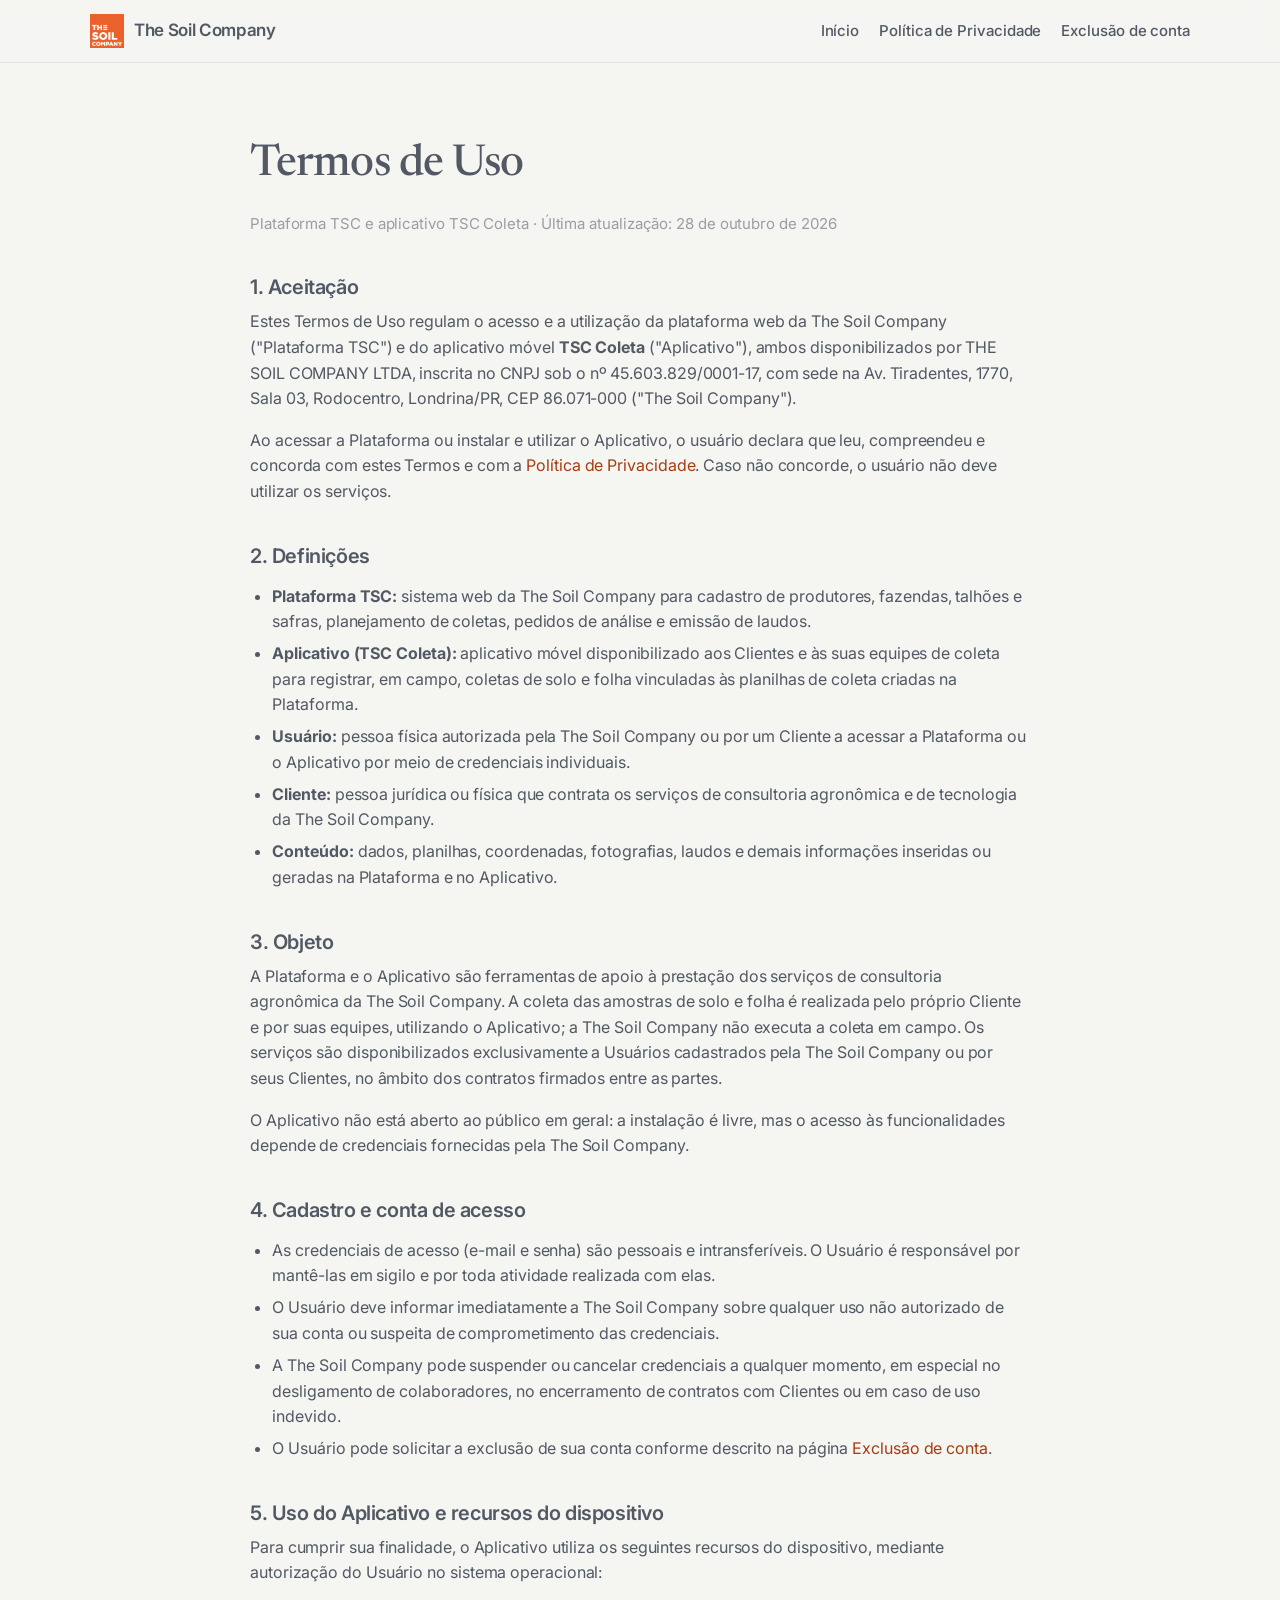
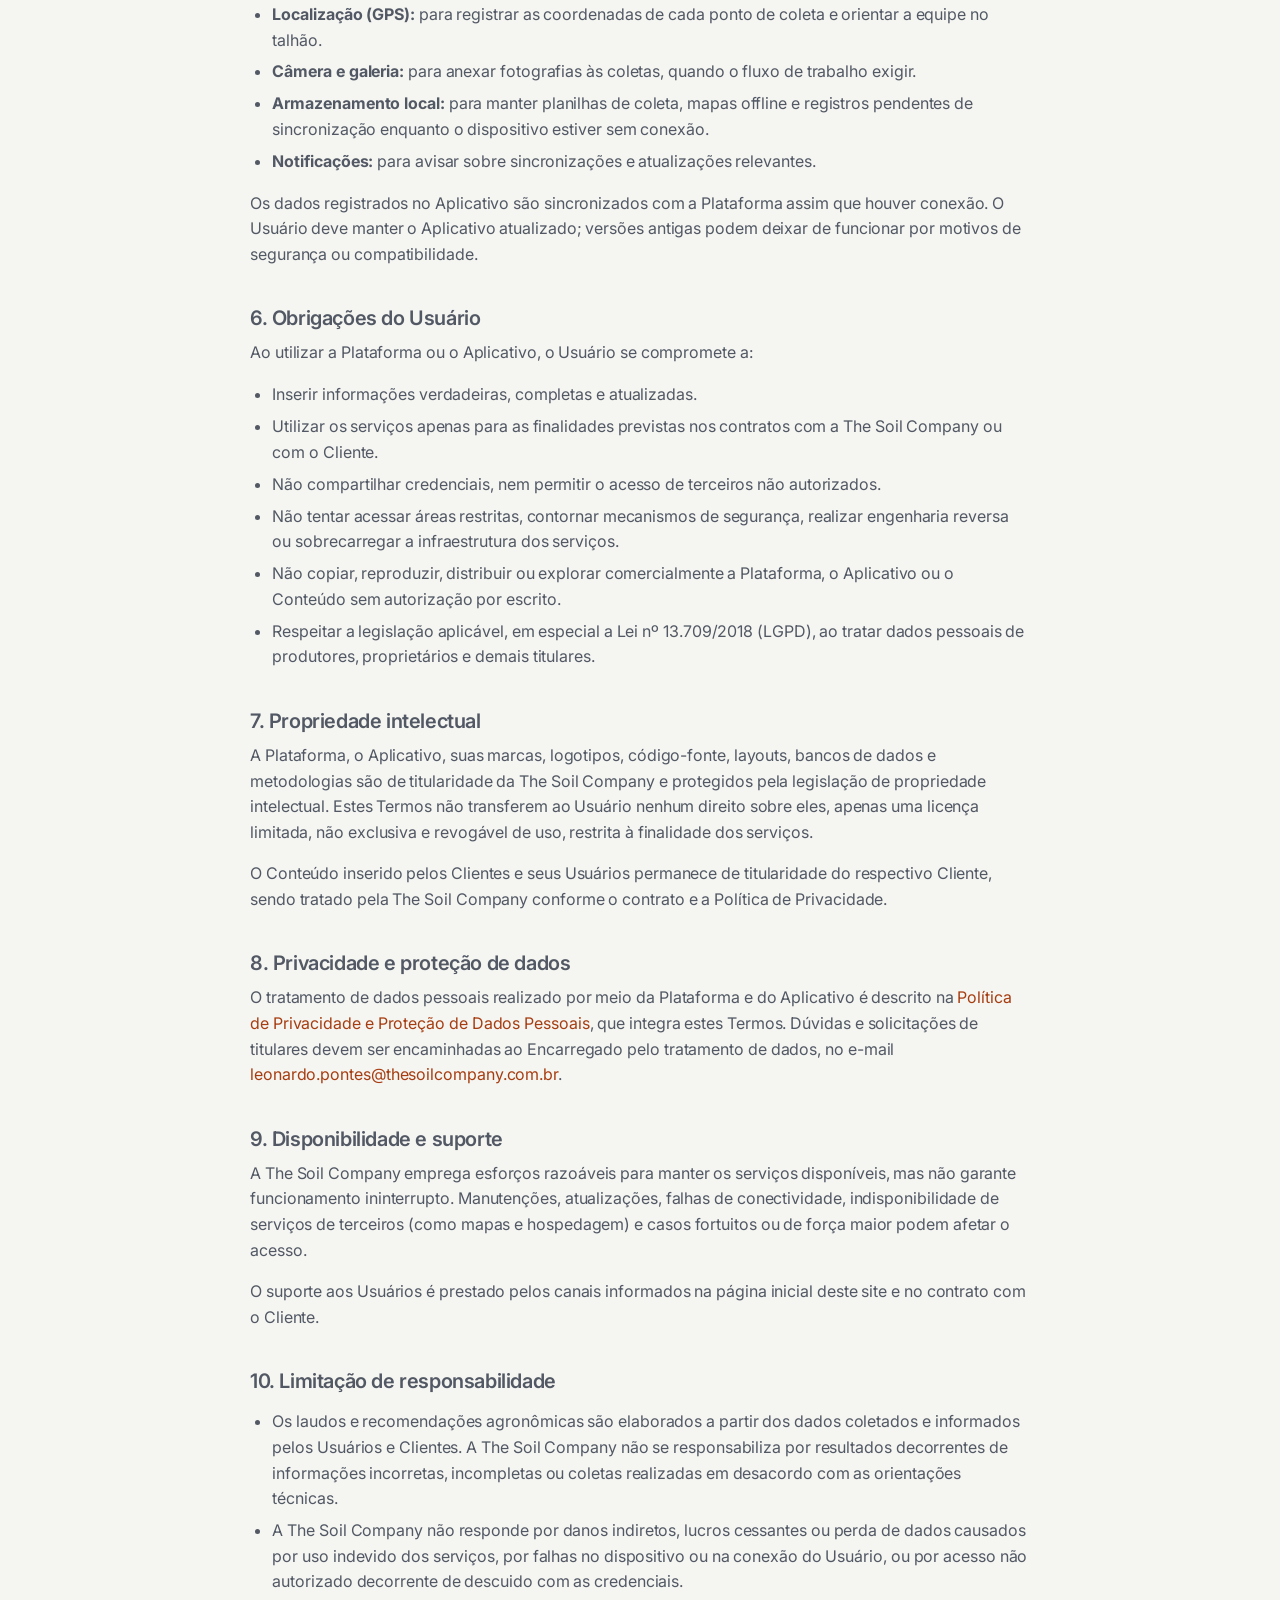
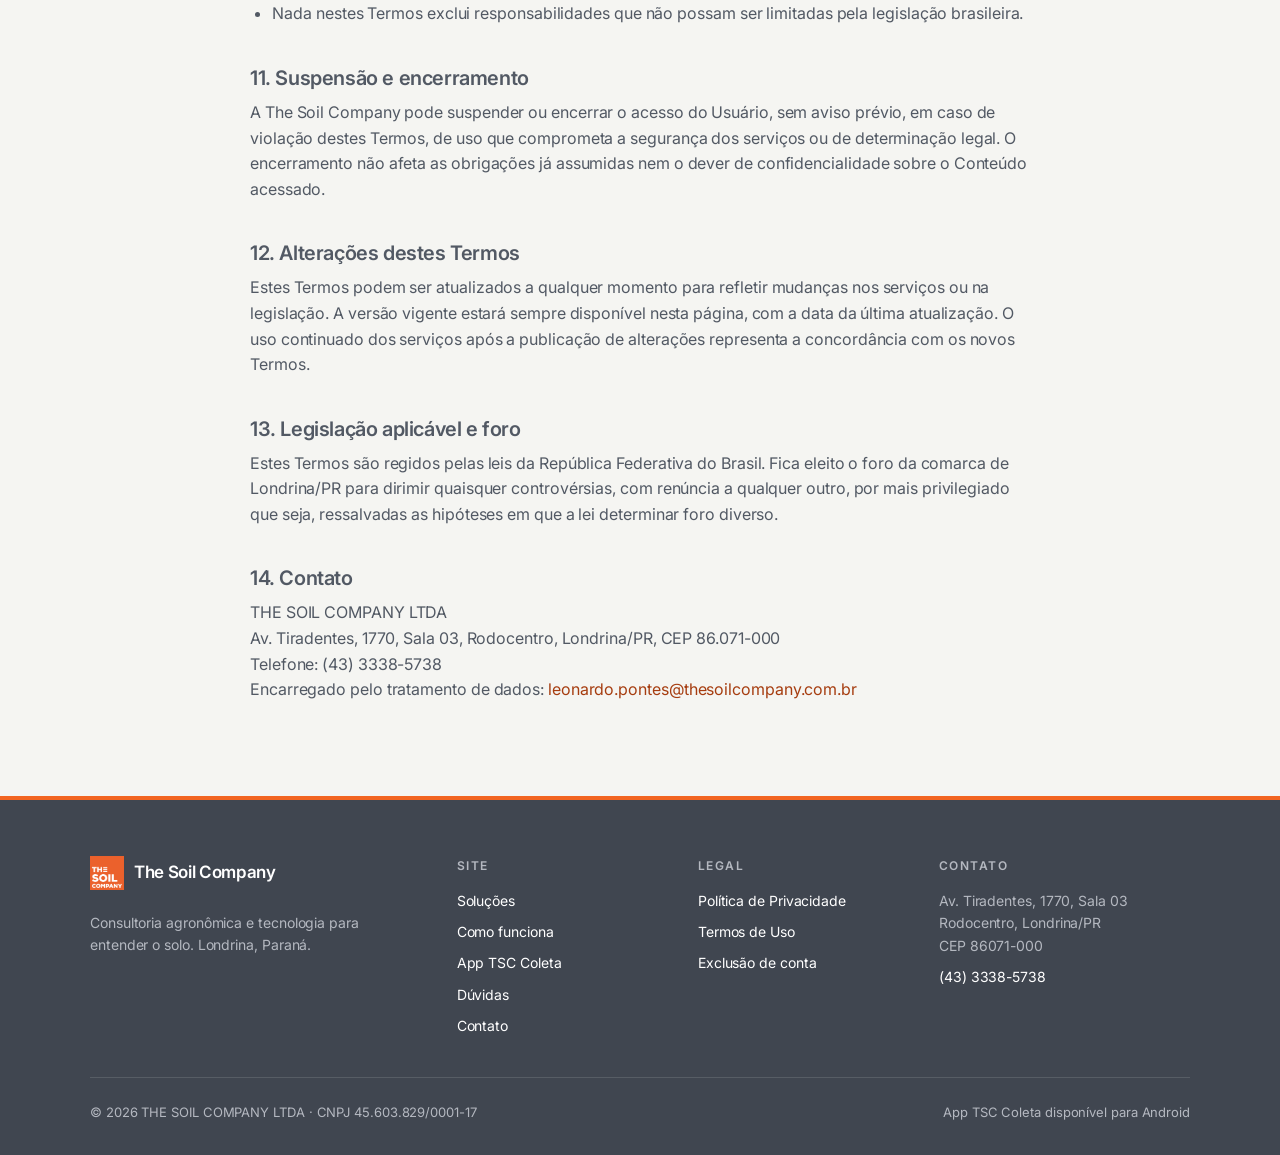
<file: termos.html>
<!doctype html>
<html lang="pt-BR">
  <head>
    <meta charset="UTF-8" />
    <meta name="viewport" content="width=device-width, initial-scale=1.0" />
    <title>Termos de Uso — The Soil Company</title>
    <meta
      name="description"
      content="Termos de Uso da plataforma TSC e do aplicativo TSC Coleta, da The Soil Company."
    />
    <link rel="icon" type="image/png" href="assets/logo.png" />
    <link rel="preconnect" href="https://fonts.googleapis.com" />
    <link rel="preconnect" href="https://fonts.gstatic.com" crossorigin />
    <link
      href="https://fonts.googleapis.com/css2?family=Inter:wght@400;500;600&family=Newsreader:wght@500&display=swap"
      rel="stylesheet"
    />
    <link rel="stylesheet" href="styles.css" />
  </head>
  <body>
    <header class="site-header">
      <div class="container">
        <a class="brand" href="index.html">
          <img src="assets/logo.png" alt="" />
          The Soil Company
        </a>
        <nav class="site-nav" aria-label="Principal">
          <a href="index.html">Início</a>
          <a href="privacidade.html">Política de Privacidade</a>
          <a href="exclusao-de-conta.html">Exclusão de conta</a>
        </nav>
      </div>
    </header>

    <main class="legal">
      <div class="container">
        <h1>Termos de Uso</h1>
        <p class="legal-meta">
          Plataforma TSC e aplicativo TSC Coleta · Última atualização: 28 de outubro de 2026
        </p>

        <h2>1. Aceitação</h2>
        <p>
          Estes Termos de Uso regulam o acesso e a utilização da plataforma web
          da The Soil Company ("Plataforma TSC") e do aplicativo móvel
          <strong>TSC Coleta</strong> ("Aplicativo"), ambos disponibilizados
          por THE SOIL COMPANY LTDA, inscrita no CNPJ sob o nº
          45.603.829/0001-17, com sede na Av. Tiradentes, 1770, Sala 03,
          Rodocentro, Londrina/PR, CEP 86.071-000 ("The Soil Company").
        </p>
        <p>
          Ao acessar a Plataforma ou instalar e utilizar o Aplicativo, o
          usuário declara que leu, compreendeu e concorda com estes Termos e
          com a <a href="privacidade.html">Política de Privacidade</a>. Caso
          não concorde, o usuário não deve utilizar os serviços.
        </p>

        <h2>2. Definições</h2>
        <ul>
          <li><strong>Plataforma TSC:</strong> sistema web da The Soil Company para cadastro de produtores, fazendas, talhões e safras, planejamento de coletas, pedidos de análise e emissão de laudos.</li>
          <li><strong>Aplicativo (TSC Coleta):</strong> aplicativo móvel disponibilizado aos Clientes e às suas equipes de coleta para registrar, em campo, coletas de solo e folha vinculadas às planilhas de coleta criadas na Plataforma.</li>
          <li><strong>Usuário:</strong> pessoa física autorizada pela The Soil Company ou por um Cliente a acessar a Plataforma ou o Aplicativo por meio de credenciais individuais.</li>
          <li><strong>Cliente:</strong> pessoa jurídica ou física que contrata os serviços de consultoria agronômica e de tecnologia da The Soil Company.</li>
          <li><strong>Conteúdo:</strong> dados, planilhas, coordenadas, fotografias, laudos e demais informações inseridas ou geradas na Plataforma e no Aplicativo.</li>
        </ul>

        <h2>3. Objeto</h2>
        <p>
          A Plataforma e o Aplicativo são ferramentas de apoio à prestação dos
          serviços de consultoria agronômica da The Soil Company. A coleta das
          amostras de solo e folha é realizada pelo próprio Cliente e por suas
          equipes, utilizando o Aplicativo; a The Soil Company não executa a
          coleta em campo. Os serviços são disponibilizados exclusivamente a
          Usuários cadastrados pela The Soil Company ou por seus Clientes, no
          âmbito dos contratos firmados entre as partes.
        </p>
        <p>
          O Aplicativo não está aberto ao público em geral: a instalação é
          livre, mas o acesso às funcionalidades depende de credenciais
          fornecidas pela The Soil Company.
        </p>

        <h2>4. Cadastro e conta de acesso</h2>
        <ul>
          <li>As credenciais de acesso (e-mail e senha) são pessoais e intransferíveis. O Usuário é responsável por mantê-las em sigilo e por toda atividade realizada com elas.</li>
          <li>O Usuário deve informar imediatamente a The Soil Company sobre qualquer uso não autorizado de sua conta ou suspeita de comprometimento das credenciais.</li>
          <li>A The Soil Company pode suspender ou cancelar credenciais a qualquer momento, em especial no desligamento de colaboradores, no encerramento de contratos com Clientes ou em caso de uso indevido.</li>
          <li>O Usuário pode solicitar a exclusão de sua conta conforme descrito na página <a href="exclusao-de-conta.html">Exclusão de conta</a>.</li>
        </ul>

        <h2>5. Uso do Aplicativo e recursos do dispositivo</h2>
        <p>
          Para cumprir sua finalidade, o Aplicativo utiliza os seguintes
          recursos do dispositivo, mediante autorização do Usuário no sistema
          operacional:
        </p>
        <ul>
          <li><strong>Localização (GPS):</strong> para registrar as coordenadas de cada ponto de coleta e orientar a equipe no talhão.</li>
          <li><strong>Câmera e galeria:</strong> para anexar fotografias às coletas, quando o fluxo de trabalho exigir.</li>
          <li><strong>Armazenamento local:</strong> para manter planilhas de coleta, mapas offline e registros pendentes de sincronização enquanto o dispositivo estiver sem conexão.</li>
          <li><strong>Notificações:</strong> para avisar sobre sincronizações e atualizações relevantes.</li>
        </ul>
        <p>
          Os dados registrados no Aplicativo são sincronizados com a
          Plataforma assim que houver conexão. O Usuário deve manter o
          Aplicativo atualizado; versões antigas podem deixar de funcionar
          por motivos de segurança ou compatibilidade.
        </p>

        <h2>6. Obrigações do Usuário</h2>
        <p>Ao utilizar a Plataforma ou o Aplicativo, o Usuário se compromete a:</p>
        <ul>
          <li>Inserir informações verdadeiras, completas e atualizadas.</li>
          <li>Utilizar os serviços apenas para as finalidades previstas nos contratos com a The Soil Company ou com o Cliente.</li>
          <li>Não compartilhar credenciais, nem permitir o acesso de terceiros não autorizados.</li>
          <li>Não tentar acessar áreas restritas, contornar mecanismos de segurança, realizar engenharia reversa ou sobrecarregar a infraestrutura dos serviços.</li>
          <li>Não copiar, reproduzir, distribuir ou explorar comercialmente a Plataforma, o Aplicativo ou o Conteúdo sem autorização por escrito.</li>
          <li>Respeitar a legislação aplicável, em especial a Lei nº 13.709/2018 (LGPD), ao tratar dados pessoais de produtores, proprietários e demais titulares.</li>
        </ul>

        <h2>7. Propriedade intelectual</h2>
        <p>
          A Plataforma, o Aplicativo, suas marcas, logotipos, código-fonte,
          layouts, bancos de dados e metodologias são de titularidade da The
          Soil Company e protegidos pela legislação de propriedade
          intelectual. Estes Termos não transferem ao Usuário nenhum direito
          sobre eles, apenas uma licença limitada, não exclusiva e revogável
          de uso, restrita à finalidade dos serviços.
        </p>
        <p>
          O Conteúdo inserido pelos Clientes e seus Usuários permanece de
          titularidade do respectivo Cliente, sendo tratado pela The Soil
          Company conforme o contrato e a Política de Privacidade.
        </p>

        <h2>8. Privacidade e proteção de dados</h2>
        <p>
          O tratamento de dados pessoais realizado por meio da Plataforma e
          do Aplicativo é descrito na
          <a href="privacidade.html">Política de Privacidade e Proteção de
          Dados Pessoais</a>, que integra estes Termos. Dúvidas e solicitações
          de titulares devem ser encaminhadas ao Encarregado pelo tratamento
          de dados, no e-mail
          <a href="mailto:leonardo.pontes@thesoilcompany.com.br">leonardo.pontes@thesoilcompany.com.br</a>.
        </p>

        <h2>9. Disponibilidade e suporte</h2>
        <p>
          A The Soil Company emprega esforços razoáveis para manter os
          serviços disponíveis, mas não garante funcionamento ininterrupto.
          Manutenções, atualizações, falhas de conectividade, indisponibilidade
          de serviços de terceiros (como mapas e hospedagem) e casos fortuitos
          ou de força maior podem afetar o acesso.
        </p>
        <p>
          O suporte aos Usuários é prestado pelos canais informados na página
          inicial deste site e no contrato com o Cliente.
        </p>

        <h2>10. Limitação de responsabilidade</h2>
        <ul>
          <li>Os laudos e recomendações agronômicas são elaborados a partir dos dados coletados e informados pelos Usuários e Clientes. A The Soil Company não se responsabiliza por resultados decorrentes de informações incorretas, incompletas ou coletas realizadas em desacordo com as orientações técnicas.</li>
          <li>A The Soil Company não responde por danos indiretos, lucros cessantes ou perda de dados causados por uso indevido dos serviços, por falhas no dispositivo ou na conexão do Usuário, ou por acesso não autorizado decorrente de descuido com as credenciais.</li>
          <li>Nada nestes Termos exclui responsabilidades que não possam ser limitadas pela legislação brasileira.</li>
        </ul>

        <h2>11. Suspensão e encerramento</h2>
        <p>
          A The Soil Company pode suspender ou encerrar o acesso do Usuário,
          sem aviso prévio, em caso de violação destes Termos, de uso que
          comprometa a segurança dos serviços ou de determinação legal. O
          encerramento não afeta as obrigações já assumidas nem o dever de
          confidencialidade sobre o Conteúdo acessado.
        </p>

        <h2>12. Alterações destes Termos</h2>
        <p>
          Estes Termos podem ser atualizados a qualquer momento para refletir
          mudanças nos serviços ou na legislação. A versão vigente estará
          sempre disponível nesta página, com a data da última atualização. O
          uso continuado dos serviços após a publicação de alterações
          representa a concordância com os novos Termos.
        </p>

        <h2>13. Legislação aplicável e foro</h2>
        <p>
          Estes Termos são regidos pelas leis da República Federativa do
          Brasil. Fica eleito o foro da comarca de Londrina/PR para dirimir
          quaisquer controvérsias, com renúncia a qualquer outro, por mais
          privilegiado que seja, ressalvadas as hipóteses em que a lei
          determinar foro diverso.
        </p>

        <h2>14. Contato</h2>
        <p>
          THE SOIL COMPANY LTDA<br />
          Av. Tiradentes, 1770, Sala 03, Rodocentro, Londrina/PR, CEP 86.071-000<br />
          Telefone: (43) 3338-5738<br />
          Encarregado pelo tratamento de dados:
          <a href="mailto:leonardo.pontes@thesoilcompany.com.br">leonardo.pontes@thesoilcompany.com.br</a>
        </p>
      </div>
    </main>

    <footer class="site-footer">
      <div class="container footer-grid">
        <div class="footer-brand">
          <a class="brand" href="index.html">
            <img src="assets/logo.png" alt="" />
            The Soil Company
          </a>
          <p>
            Consultoria agronômica e tecnologia para entender o solo.
            Londrina, Paraná.
          </p>
        </div>
        <nav class="footer-col" aria-label="Site">
          <h4>Site</h4>
          <a href="index.html#solucoes">Soluções</a>
          <a href="index.html#como-funciona">Como funciona</a>
          <a href="index.html#app">App TSC Coleta</a>
          <a href="index.html#faq">Dúvidas</a>
          <a href="index.html#contato">Contato</a>
        </nav>
        <nav class="footer-col" aria-label="Legal">
          <h4>Legal</h4>
          <a href="privacidade.html">Política de Privacidade</a>
          <a href="termos.html">Termos de Uso</a>
          <a href="exclusao-de-conta.html">Exclusão de conta</a>
        </nav>
        <div class="footer-col">
          <h4>Contato</h4>
          <p>Av. Tiradentes, 1770, Sala 03<br />Rodocentro, Londrina/PR<br />CEP 86071-000</p>
          <a href="tel:+554333385738">(43) 3338-5738</a>
        </div>
      </div>
      <div class="container footer-bottom">
        <span>© 2026 THE SOIL COMPANY LTDA · CNPJ 45.603.829/0001-17</span>
        <span>App TSC Coleta disponível para Android</span>
      </div>
    </footer>
  </body>
</html>
</file>
<file: styles.css>
:root {
  --background: #f5f5f2;
  --foreground: #525964;
  --card: #ffffff;
  --muted: #fafaf7;
  --muted-foreground: #999ea5;
  --primary: #f26522;
  --primary-ink: #a63d10;
  --primary-soft: #fff4ee;
  --green: #6b8e4e;
  --border: #e6e6e8;
  --rail: #404650;
  --rail-fg: #b4b8c0;
  --radius: 0.625rem;
  --shadow-panel: 0 8px 24px rgb(0 0 0 / 0.1);
  --font-sans: "Inter", -apple-system, BlinkMacSystemFont, "Segoe UI", sans-serif;
  --font-serif: "Newsreader", "Times New Roman", serif;
}

* {
  box-sizing: border-box;
}

html {
  scroll-behavior: smooth;
}

body {
  margin: 0;
  background: var(--background);
  color: var(--foreground);
  font-family: var(--font-sans);
  font-size: 16px;
  line-height: 1.6;
  letter-spacing: -0.005em;
  -webkit-font-smoothing: antialiased;
}

a {
  color: var(--primary-ink);
  text-decoration: none;
}

a:hover {
  text-decoration: underline;
}

h1,
h2,
h3 {
  margin: 0 0 0.5em;
  color: var(--foreground);
  font-weight: 600;
  line-height: 1.15;
  letter-spacing: -0.02em;
}

h1 {
  font-family: var(--font-serif);
  font-weight: 500;
  font-size: clamp(2.2rem, 5vw, 3.5rem);
}

h2 {
  font-family: var(--font-serif);
  font-weight: 500;
  font-size: clamp(1.7rem, 3.2vw, 2.4rem);
}

h3 {
  font-size: 1.125rem;
}

p {
  margin: 0 0 1em;
}

.container {
  width: min(1100px, 100% - 2.5rem);
  margin-inline: auto;
}

.site-header {
  position: sticky;
  top: 0;
  z-index: 10;
  background: rgb(245 245 242 / 0.85);
  backdrop-filter: blur(12px);
  border-bottom: 1px solid var(--border);
}

.site-header .container {
  display: flex;
  align-items: center;
  justify-content: space-between;
  gap: 1rem;
  padding-block: 0.875rem;
}

.brand {
  display: inline-flex;
  align-items: center;
  gap: 0.625rem;
  color: var(--foreground);
  font-weight: 600;
  font-size: 1.0625rem;
  letter-spacing: -0.02em;
  white-space: nowrap;
}

.brand:hover {
  text-decoration: none;
}

.brand img {
  width: 34px;
  height: 34px;
}

.site-nav {
  display: flex;
  flex-wrap: wrap;
  gap: 0.25rem 1.25rem;
  font-size: 0.9375rem;
  font-weight: 500;
}

.site-nav a {
  color: var(--foreground);
}

.site-nav a:hover {
  color: var(--primary);
  text-decoration: none;
}

@media (max-width: 640px) {
  .site-header .container {
    flex-wrap: wrap;
    justify-content: center;
    padding-block: 0.75rem;
  }

  .site-nav {
    justify-content: center;
    gap: 0.25rem 1rem;
    font-size: 0.875rem;
  }
}

.hero {
  position: relative;
  overflow: hidden;
  padding-block: clamp(4rem, 10vw, 7.5rem);
  background:
    radial-gradient(ellipse 900px 600px at 10% 10%, rgb(242 101 34 / 0.12) 0%, transparent 55%),
    radial-gradient(ellipse 800px 560px at 90% 90%, rgb(107 142 78 / 0.12) 0%, transparent 55%),
    var(--background);
}

.hero::before {
  content: "";
  position: absolute;
  inset: 0;
  opacity: 0.035;
  background-image:
    linear-gradient(var(--foreground) 1px, transparent 1px),
    linear-gradient(90deg, var(--foreground) 1px, transparent 1px);
  background-size: 48px 48px;
  pointer-events: none;
}

.hero-grid {
  position: relative;
  display: grid;
  gap: 3rem;
  align-items: center;
  grid-template-columns: 1fr;
}

@media (min-width: 900px) {
  .hero-grid {
    grid-template-columns: 1.05fr 0.95fr;
    gap: 4rem;
  }
}

.hero-copy {
  max-width: 560px;
}

.hero-chips {
  list-style: none;
  margin: 2rem 0 0;
  padding: 0;
  display: flex;
  flex-wrap: wrap;
  gap: 0.5rem;
}

.hero-chips li {
  display: inline-flex;
  align-items: center;
  gap: 0.5rem;
  padding: 0.4rem 0.85rem;
  border: 1px solid var(--border);
  border-radius: 999px;
  background: var(--card);
  font-size: 0.8125rem;
  font-weight: 500;
}

.hero-chips li::before {
  content: "";
  width: 7px;
  height: 7px;
  border-radius: 50%;
  background: var(--green);
}

.hero-visual {
  display: flex;
  justify-content: center;
}

.hero-map {
  position: relative;
  width: min(100%, 520px);
  color: var(--foreground);
  border: 1px solid var(--border);
  border-radius: 28px;
  background: var(--card);
  box-shadow: var(--shadow-panel);
  overflow: visible;
}

.hero-map > svg {
  display: block;
  width: 100%;
  height: auto;
  border-radius: 28px;
}

.hero-float {
  position: absolute;
  display: flex;
  align-items: center;
  gap: 0.75rem;
  padding: 0.75rem 1rem;
  border: 1px solid var(--border);
  border-radius: 16px;
  background: var(--card);
  box-shadow: var(--shadow-panel);
  font-size: 0.8125rem;
}

.hero-float strong {
  display: block;
  font-size: 0.875rem;
  letter-spacing: -0.01em;
}

.hero-float span {
  color: var(--muted-foreground);
}

.hero-float-sync {
  left: -1.25rem;
  bottom: 1.75rem;
}

.hero-float-icon {
  flex: none;
  display: inline-flex;
  align-items: center;
  justify-content: center;
  width: 34px;
  height: 34px;
  border-radius: 50%;
  background: var(--green);
  color: #ffffff !important;
}

.hero-float-icon svg {
  width: 16px;
  height: 16px;
}

.hero-float-ndvi {
  right: -1rem;
  top: 1.5rem;
  flex-direction: column;
  align-items: flex-start;
  gap: 0.4rem;
}

.hero-ndvi-bar {
  display: block;
  width: 110px;
  height: 8px;
  border-radius: 999px;
  background: linear-gradient(90deg, #c77a1a, #6b8e4e, #2f7d55);
}

@media (max-width: 640px) {
  .hero-float-sync {
    left: 0.75rem;
  }

  .hero-float-ndvi {
    right: 0.75rem;
  }
}

.eyebrow {
  display: inline-block;
  margin-bottom: 1.25rem;
  padding: 0.3rem 0.8rem;
  border: 1px solid rgb(242 101 34 / 0.3);
  border-radius: 999px;
  background: var(--primary-soft);
  color: var(--primary-ink);
  font-size: 0.75rem;
  font-weight: 600;
  letter-spacing: 0.12em;
  text-transform: uppercase;
}

.hero p {
  font-size: 1.125rem;
  max-width: 540px;
}

.actions {
  display: flex;
  flex-wrap: wrap;
  justify-content: center;
  gap: 0.75rem;
  margin-top: 2rem;
}

.button {
  display: inline-flex;
  align-items: center;
  gap: 0.5rem;
  padding: 0.8rem 1.4rem;
  border-radius: 999px;
  border: 1px solid transparent;
  font-weight: 600;
  font-size: 0.9375rem;
  transition: transform 0.2s cubic-bezier(0.16, 1, 0.3, 1), box-shadow 0.2s;
}

.button:hover {
  text-decoration: none;
  transform: translateY(-1px);
}

.button-primary {
  background: var(--primary);
  color: #ffffff;
  box-shadow: 0 6px 18px rgb(242 101 34 / 0.3);
}

.button-primary:hover {
  box-shadow: 0 10px 24px rgb(242 101 34 / 0.38);
}

.button-secondary {
  background: var(--card);
  color: var(--foreground);
  border-color: var(--border);
}

.section {
  padding-block: clamp(3.5rem, 8vw, 6rem);
}

.section-alt {
  background: var(--card);
  border-block: 1px solid var(--border);
}

.section-head {
  max-width: 640px;
  margin-bottom: 2.5rem;
}

.section-head p {
  font-size: 1.0625rem;
  color: var(--muted-foreground);
}

.grid {
  display: grid;
  gap: 1.25rem;
  grid-template-columns: repeat(auto-fit, minmax(260px, 1fr));
}

.card {
  padding: 1.75rem;
  border: 1px solid var(--border);
  border-radius: calc(var(--radius) + 6px);
  background: var(--card);
}

.section-alt .card {
  background: var(--muted);
}

.card-icon {
  display: inline-flex;
  align-items: center;
  justify-content: center;
  width: 44px;
  height: 44px;
  margin-bottom: 1.25rem;
  border-radius: 12px;
  background: var(--primary-soft);
  color: var(--primary);
}

.card-icon svg {
  width: 22px;
  height: 22px;
}

.card p {
  margin: 0;
  color: var(--muted-foreground);
}

.split {
  display: grid;
  gap: 3rem;
  align-items: center;
  grid-template-columns: 1fr;
}

@media (min-width: 860px) {
  .split {
    grid-template-columns: 1.1fr 0.9fr;
  }
}

.app-visual {
  display: flex;
  justify-content: center;
}

.app-badge {
  display: flex;
  flex-direction: column;
  align-items: center;
  gap: 1rem;
  padding: 2.5rem;
  border: 1px solid var(--border);
  border-radius: 28px;
  background: var(--card);
  box-shadow: var(--shadow-panel);
}

.app-badge img {
  width: 128px;
  height: 128px;
  border-radius: 28px;
}

.app-badge strong {
  font-size: 1.25rem;
  letter-spacing: -0.02em;
}

.app-badge span {
  color: var(--muted-foreground);
  font-size: 0.9375rem;
}

.checklist {
  list-style: none;
  padding: 0;
  margin: 1.5rem 0 0;
  display: grid;
  gap: 0.75rem;
}

.checklist li {
  display: flex;
  gap: 0.75rem;
  align-items: flex-start;
}

.check {
  flex: none;
  width: 22px;
  height: 22px;
  margin-top: 2px;
  border-radius: 50%;
  background: var(--green);
  color: #ffffff;
  display: inline-flex;
  align-items: center;
  justify-content: center;
}

.check svg {
  width: 13px;
  height: 13px;
}

.steps {
  list-style: none;
  margin: 0;
  padding: 0;
  display: grid;
  gap: 1.25rem;
  grid-template-columns: 1fr;
}

@media (min-width: 640px) {
  .steps {
    grid-template-columns: repeat(2, 1fr);
  }
}

@media (min-width: 1024px) {
  .steps {
    grid-template-columns: repeat(4, 1fr);
  }
}

.steps li {
  padding: 1.75rem;
  border: 1px solid var(--border);
  border-radius: calc(var(--radius) + 6px);
  background: var(--muted);
}

.steps h3 {
  font-size: 1.0625rem;
  margin-top: 1rem;
}

.steps p {
  margin: 0;
  color: var(--muted-foreground);
  font-size: 0.9375rem;
}

.step-number {
  display: inline-flex;
  align-items: center;
  justify-content: center;
  width: 40px;
  height: 40px;
  border-radius: 50%;
  background: var(--primary);
  color: #ffffff;
  font-weight: 600;
  font-size: 1rem;
}

.faq {
  display: grid;
  gap: 0.75rem;
}

.faq details {
  border: 1px solid var(--border);
  border-radius: calc(var(--radius) + 4px);
  background: var(--card);
  padding: 0 1.25rem;
}

.faq summary {
  cursor: pointer;
  list-style: none;
  display: flex;
  align-items: center;
  justify-content: space-between;
  gap: 1rem;
  padding: 1rem 0;
  font-weight: 600;
}

.faq summary::-webkit-details-marker {
  display: none;
}

.faq summary::after {
  content: "+";
  flex: none;
  width: 26px;
  height: 26px;
  display: inline-flex;
  align-items: center;
  justify-content: center;
  border-radius: 50%;
  background: var(--primary-soft);
  color: var(--primary);
  font-weight: 500;
}

.faq details[open] summary::after {
  content: "−";
}

.faq details p {
  margin: 0 0 1.25rem;
  color: var(--muted-foreground);
}

.contact-section {
  position: relative;
  overflow: hidden;
  padding-bottom: clamp(14rem, 28vw, 22rem);
  background: #ffffff url("assets/seedling.jpg") center bottom / cover no-repeat;
}

@media (max-width: 640px) {
  .contact-section {
    background-position: 22% bottom;
  }
}

.contact-panel {
  position: relative;
  display: grid;
  gap: 2.5rem;
  padding: clamp(2rem, 5vw, 3.5rem);
  border: 1px solid var(--border);
  border-radius: 28px;
  background: linear-gradient(135deg, var(--primary-soft) 0%, var(--background) 60%);
  box-shadow: var(--shadow-panel);
}

@media (min-width: 860px) {
  .contact-panel {
    grid-template-columns: 1.1fr 0.9fr;
    align-items: center;
  }
}

.contact-intro p {
  font-size: 1.0625rem;
  max-width: 460px;
}

.actions-start {
  justify-content: flex-start;
  margin-top: 1.5rem;
}

.button svg {
  width: 18px;
  height: 18px;
}

.contact-list {
  list-style: none;
  margin: 0;
  padding: 0;
  display: grid;
  gap: 0.75rem;
}

.contact-list li {
  display: flex;
  gap: 1rem;
  align-items: center;
  padding: 1rem 1.25rem;
  border: 1px solid var(--border);
  border-radius: calc(var(--radius) + 6px);
  background: var(--card);
}

.contact-icon {
  flex: none;
  display: inline-flex;
  align-items: center;
  justify-content: center;
  width: 42px;
  height: 42px;
  border-radius: 12px;
  background: var(--primary-soft);
  color: var(--primary);
}

.contact-icon svg {
  width: 20px;
  height: 20px;
}

.contact-list strong {
  display: block;
  margin-bottom: 0.15rem;
  font-size: 0.75rem;
  font-weight: 600;
  letter-spacing: 0.12em;
  text-transform: uppercase;
  color: var(--muted-foreground);
}

.contact-list li > div > span {
  font-size: 0.9375rem;
  overflow-wrap: anywhere;
}

.site-footer {
  background: var(--rail);
  color: var(--rail-fg);
  padding-block: 3.5rem 2rem;
  font-size: 0.875rem;
  border-top: 4px solid var(--primary);
}

.site-footer .brand {
  color: #ffffff;
}

.footer-grid {
  display: grid;
  gap: 2.5rem 2rem;
  grid-template-columns: 1fr;
}

@media (min-width: 640px) {
  .footer-grid {
    grid-template-columns: 1fr 1fr;
  }
}

@media (min-width: 960px) {
  .footer-grid {
    grid-template-columns: 1.6fr 1fr 1fr 1.2fr;
  }
}

.footer-brand p {
  margin: 1rem 0 0;
  max-width: 300px;
}

.footer-col {
  display: flex;
  flex-direction: column;
  gap: 0.55rem;
}

.footer-col h4 {
  margin: 0 0 0.4rem;
  font-size: 0.75rem;
  font-weight: 600;
  letter-spacing: 0.12em;
  text-transform: uppercase;
  color: var(--rail-fg);
}

.footer-col a {
  color: #ffffff;
}

.footer-col a:hover {
  color: var(--primary);
  text-decoration: none;
}

.footer-col p {
  margin: 0;
}

.footer-bottom {
  display: flex;
  flex-wrap: wrap;
  justify-content: space-between;
  gap: 0.5rem 1.5rem;
  margin-top: 2.5rem;
  padding-top: 1.5rem;
  border-top: 1px solid rgb(255 255 255 / 0.12);
  font-size: 0.8125rem;
}

.legal {
  padding-block: clamp(3rem, 6vw, 5rem);
}

.legal .container {
  max-width: 780px;
}

.legal-meta {
  color: var(--muted-foreground);
  font-size: 0.9375rem;
  margin-bottom: 2.5rem;
}

.legal h1 {
  font-size: clamp(1.9rem, 4vw, 2.75rem);
}

.legal h2 {
  font-family: var(--font-sans);
  font-weight: 600;
  font-size: 1.25rem;
  margin-top: 2.5rem;
}

.legal ul,
.legal ol {
  padding-left: 1.4rem;
}

.legal li {
  margin-bottom: 0.4rem;
}

.table-wrap {
  overflow-x: auto;
  margin: 1rem 0 1.5rem;
  border: 1px solid var(--border);
  border-radius: var(--radius);
  background: var(--card);
}

.legal table {
  width: 100%;
  border-collapse: collapse;
  font-size: 0.9375rem;
}

.legal th,
.legal td {
  padding: 0.7rem 0.9rem;
  border-bottom: 1px solid var(--border);
  text-align: left;
  vertical-align: top;
}

.legal th {
  background: var(--muted);
  font-size: 0.75rem;
  font-weight: 600;
  letter-spacing: 0.08em;
  text-transform: uppercase;
  color: var(--muted-foreground);
}

.legal tr:last-child td {
  border-bottom: 0;
}

.notice {
  padding: 1rem 1.25rem;
  border: 1px solid rgb(242 101 34 / 0.3);
  border-left: 4px solid var(--primary);
  border-radius: var(--radius);
  background: var(--primary-soft);
  color: var(--primary-ink);
}

.notice p:last-child {
  margin-bottom: 0;
}

@media (prefers-reduced-motion: reduce) {
  html {
    scroll-behavior: auto;
  }

  .button {
    transition: none;
  }
}
</file>
